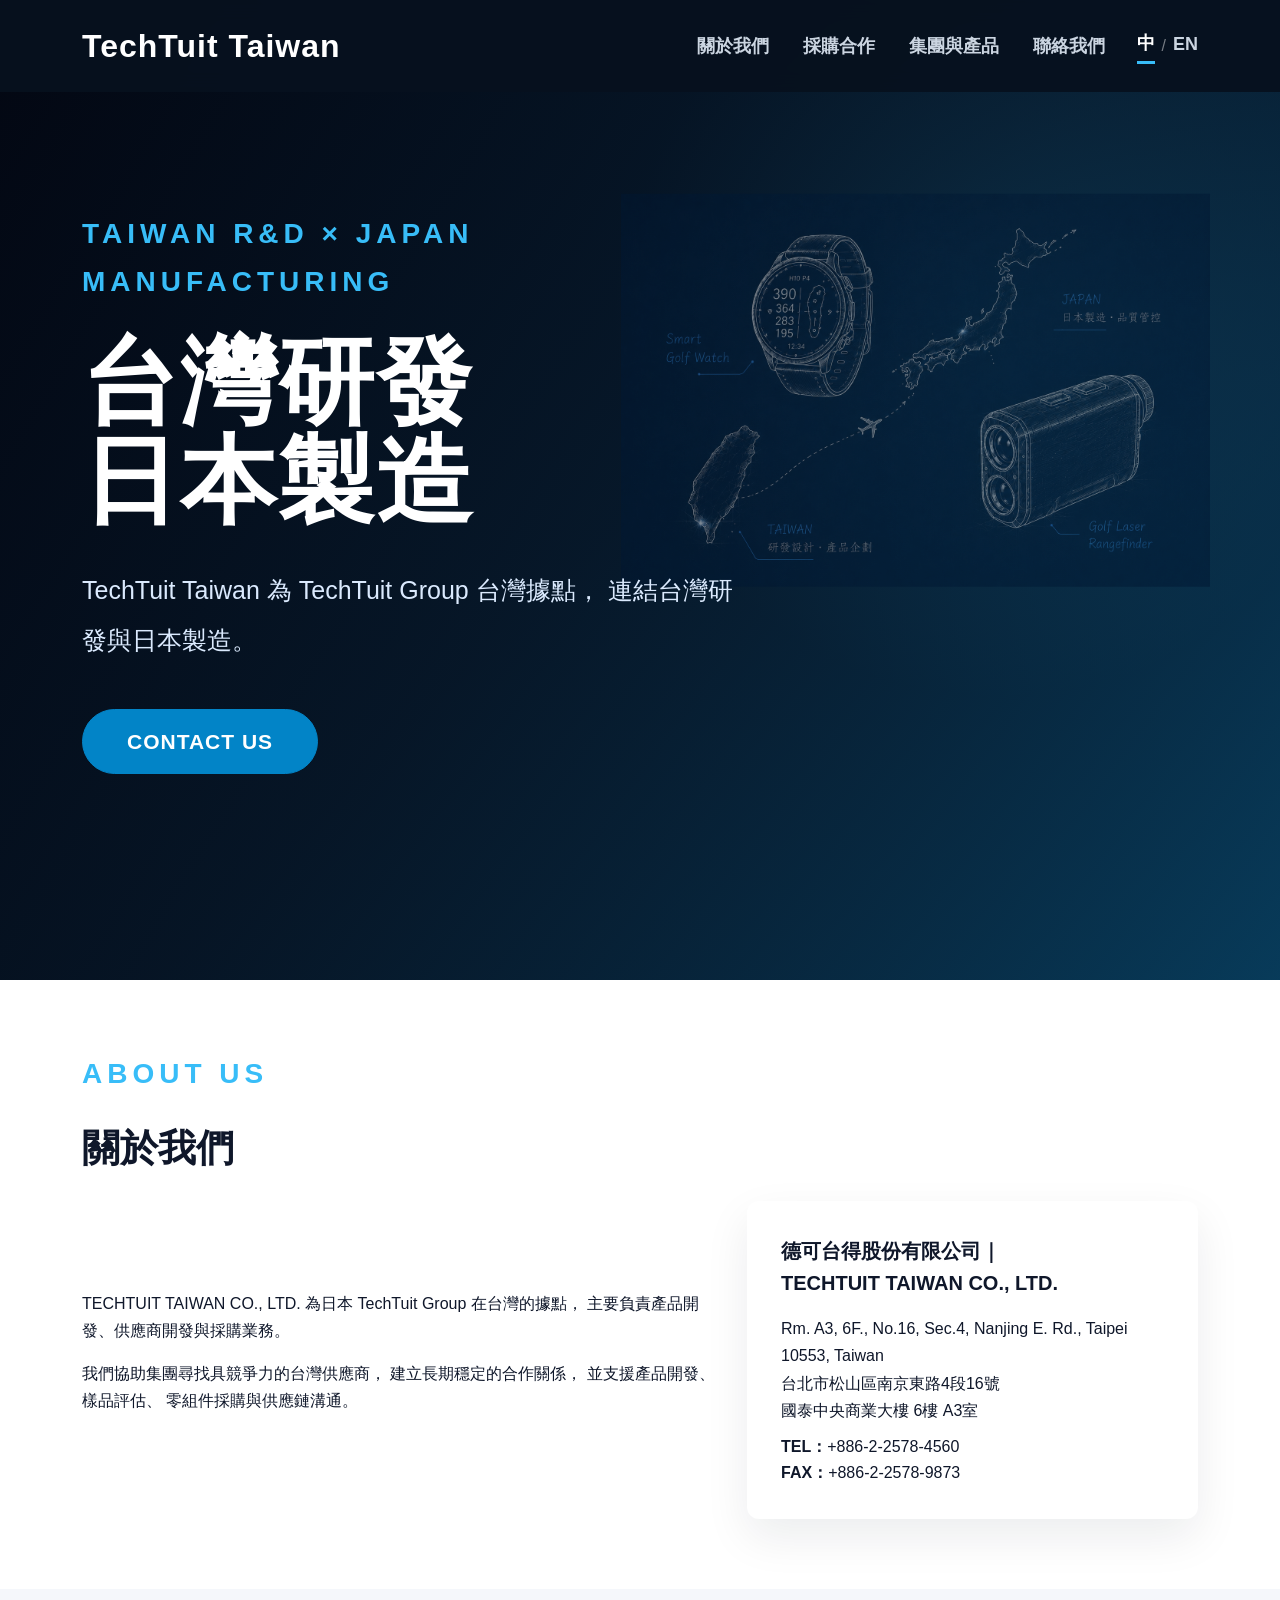
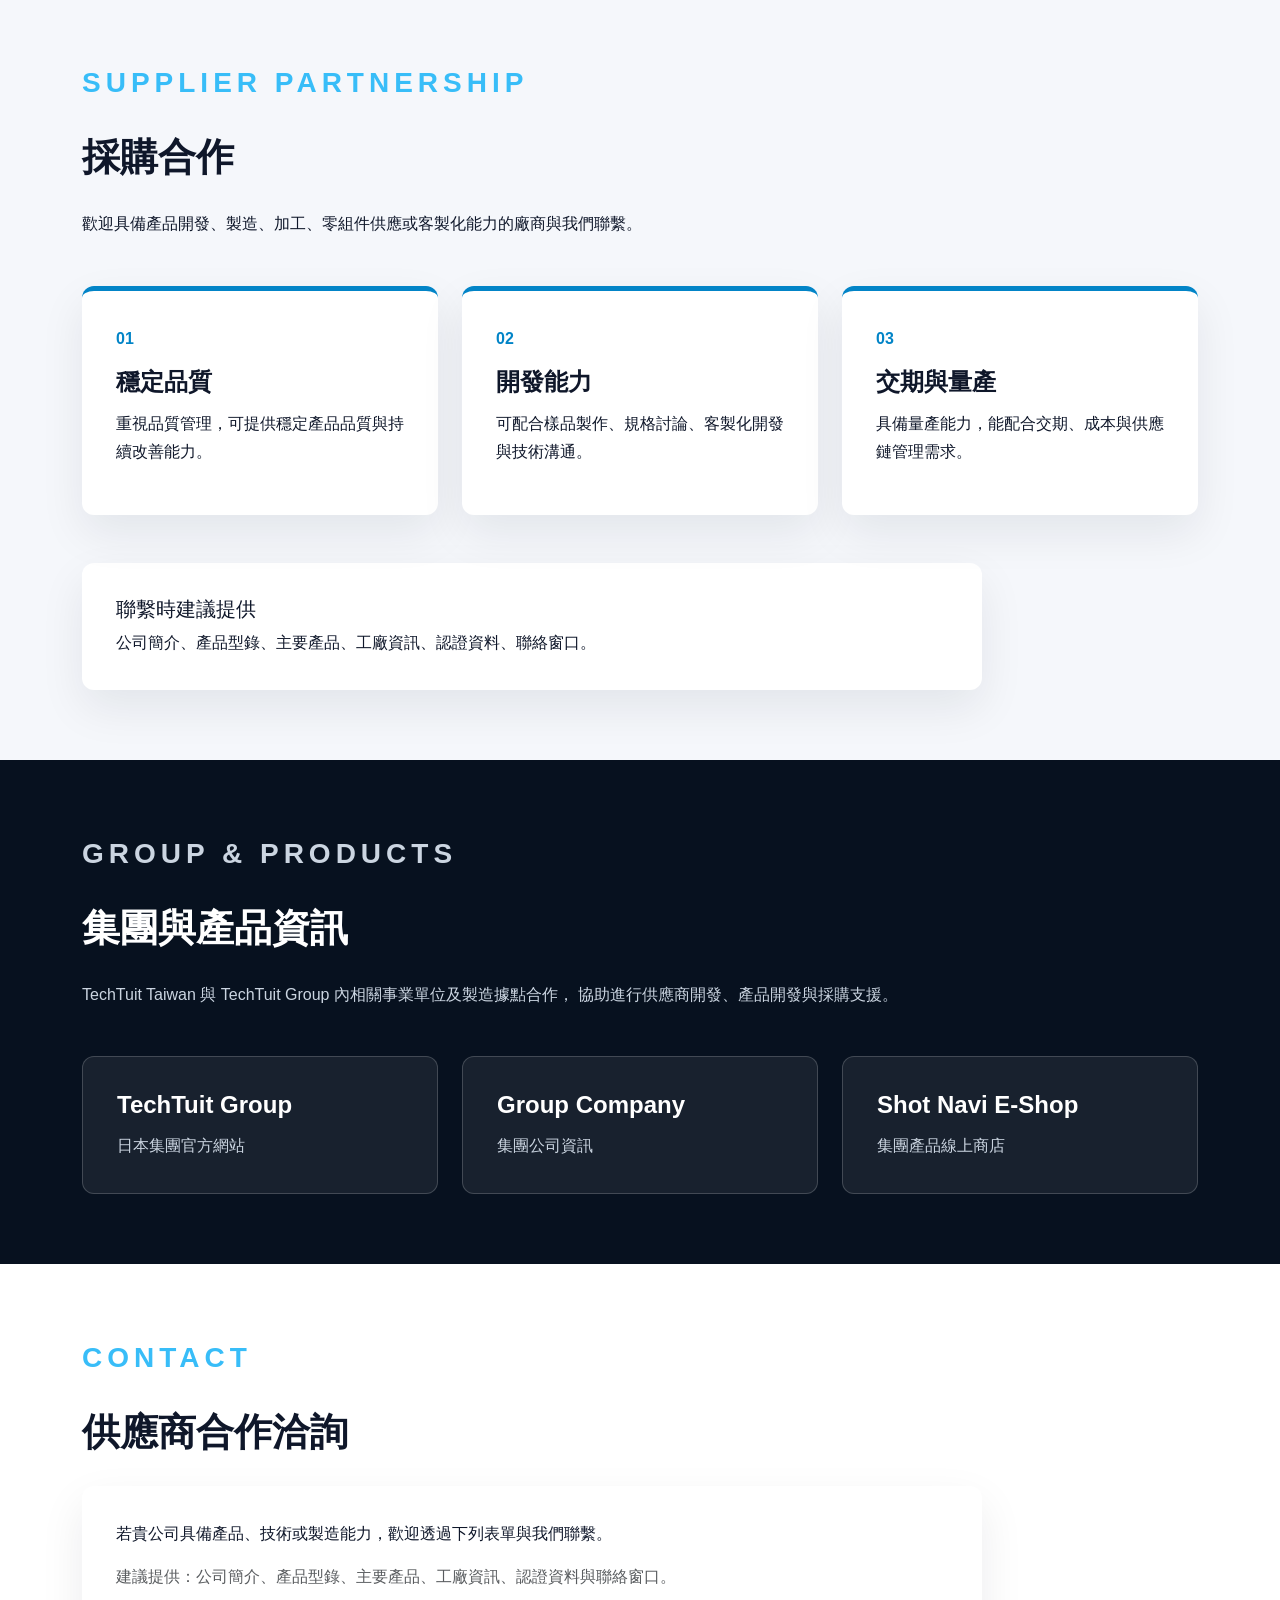
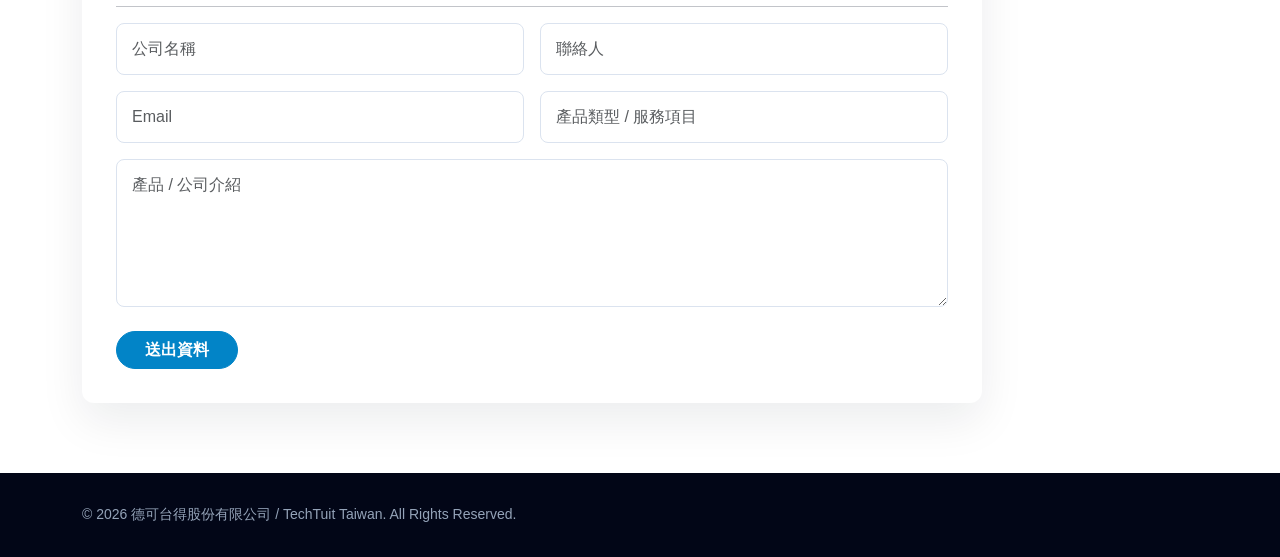
<file: index.html>
<!doctype html>
<html lang="zh-Hant">
<head>
  <meta charset="utf-8">
  <meta name="viewport" content="width=device-width, initial-scale=1">
  <title>TechTuit Taiwan 德可台得股份有限公司｜Taiwan R&D × Japan Manufacturing</title>
  <meta name="description" content="TechTuit Taiwan 連結台灣研發與日本製造，協助供應商開發、產品開發與採購合作。">

  <!-- SEO -->
  <link rel="canonical" href="https://www.techtuit.com.tw/">

  <link rel="alternate"
        hreflang="zh-TW"
        href="https://www.techtuit.com.tw/">

  <link rel="alternate"
        hreflang="en"
        href="https://www.techtuit.com.tw/en/">
  <!-- CSS -->
  <link href="https://cdn.jsdelivr.net/npm/bootstrap@5.3.3/dist/css/bootstrap.min.css" rel="stylesheet">
  <link href="style.css" rel="stylesheet">
<!-- Open Graph -->
<meta property="og:type" content="website">
<meta property="og:site_name" content="TechTuit Taiwan">
<meta property="og:title" content="TechTuit Taiwan 德可台得股份有限公司｜台灣研發 × 日本製造">
<meta property="og:description" content="TechTuit Taiwan 為日本 TechTuit Group 台灣據點，連結台灣研發與日本製造，協助供應商開發、產品開發與採購合作。">
<meta property="og:url" content="https://www.techtuit.com.tw/">
<meta property="og:image" content="https://www.techtuit.com.tw/images/mainDraw0.png">
<meta property="og:locale" content="zh_TW">

<!-- Organization Schema -->
<script type="application/ld+json">
{
  "@context": "https://schema.org",
  "@type": "Organization",
  "name": "TechTuit Taiwan",
  "alternateName": [
    "德可台得股份有限公司",
    "TECHTUIT TAIWAN CO., LTD."
  ],
  "url": "https://www.techtuit.com.tw/",
  "logo": "https://www.techtuit.com.tw/images/mainDraw0.png",
  "description": "TechTuit Taiwan（德可台得股份有限公司）為日本 TechTuit Group 在台灣的據點，連結台灣研發與日本製造，協助供應商開發、產品開發與採購合作。",
  "telephone": "+886-2-2578-4560",
  "faxNumber": "+886-2-2578-9873",
  "address": {
    "@type": "PostalAddress",
    "streetAddress": "Rm. A3, 6F., No.16, Sec.4, Nanjing E. Rd.",
    "addressLocality": "Songshan District",
    "addressRegion": "Taipei City",
    "postalCode": "10553",
    "addressCountry": "TW"
  },
  "parentOrganization": {
    "@type": "Organization",
    "name": "TECHTUIT CO., LTD.",
    "url": "https://www.techtuit.co.jp/"
  },
  "areaServed": [
    "Taiwan",
    "Japan"
  ],
  "knowsAbout": [
    "Supplier Development",
    "Product Development",
    "Procurement",
    "Taiwan R&D",
    "Japan Manufacturing"
  ]
}
</script>
<!-- Website Schema -->
<script type="application/ld+json">
{
  "@context": "https://schema.org",
  "@type": "WebSite",
  "name": "TechTuit Taiwan",
  "alternateName": "德可台得股份有限公司",
  "url": "https://www.techtuit.com.tw/",
  "inLanguage": "zh-TW",
  "publisher": {
    "@type": "Organization",
    "name": "TechTuit Taiwan",
    "url": "https://www.techtuit.com.tw/"
  }
}
</script>
<!-- Twitter / X Card -->
<meta name="twitter:card" content="summary_large_image">
<meta name="twitter:title" content="TechTuit Taiwan 德可台得股份有限公司｜台灣研發 × 日本製造">
<meta name="twitter:description" content="TechTuit Taiwan 為日本 TechTuit Group 台灣據點，連結台灣研發與日本製造，協助供應商開發、產品開發與採購合作。">
<meta name="twitter:image" content="https://www.techtuit.com.tw/images/mainDraw0.png">





</head>

<body>

<nav class="navbar navbar-expand-lg navbar-dark fixed-top">
  <div class="container">
    <a class="navbar-brand fw-bold" href="#top">TechTuit Taiwan</a>

    <button class="navbar-toggler" type="button" data-bs-toggle="collapse" data-bs-target="#nav" aria-controls="nav" aria-expanded="false" aria-label="Toggle navigation">
      <span class="navbar-toggler-icon"></span>
    </button>

    <div id="nav" class="collapse navbar-collapse">
      <ul class="navbar-nav ms-auto align-items-lg-center">
        <li class="nav-item"><a class="nav-link" href="#about">關於我們</a></li>
        <li class="nav-item"><a class="nav-link" href="#supplier">採購合作</a></li>
        <li class="nav-item"><a class="nav-link" href="#group">集團與產品</a></li>
        <li class="nav-item"><a class="nav-link" href="#contact">聯絡我們</a></li>
      </ul>

      <div class="lang-switch ms-lg-4 mt-3 mt-lg-0">
        <a href="index.html" class="active">中</a>
        <span>/</span>
        <a href="en/index.html">EN</a>
      </div>
    </div>
  </div>
</nav>

<header id="top" class="hero">
  <div class="container hero-wrapper">
    <div class="hero-content">
      <p class="eyebrow">TAIWAN R&amp;D × JAPAN MANUFACTURING</p>

      <h1>
        台灣研發<br>
        日本製造
      </h1>

      <p class="lead">
        TechTuit Taiwan 為 TechTuit Group 台灣據點，
        連結台灣研發與日本製造。
      </p>

      <a href="#contact" class="btn btn-primary btn-lg">
        CONTACT US
      </a>
    </div>

    <div class="hero-image">
      <img src="images/mainDraw0.png" alt="TechTuit Taiwan 台灣研發日本製造">
    </div>
  </div>
</header>

<section id="about" class="section">
  <div class="container">
    <p class="section-label">About Us</p>
    <h2>關於我們</h2>

    <div class="row align-items-center g-4">
      <div class="col-lg-7">
        <p>
          TECHTUIT TAIWAN CO., LTD. 為日本 TechTuit Group 在台灣的據點，
          主要負責產品開發、供應商開發與採購業務。
        </p>

        <p>
          我們協助集團尋找具競爭力的台灣供應商，
          建立長期穩定的合作關係，
          並支援產品開發、樣品評估、
          零組件採購與供應鏈溝通。
        </p>
      </div>

      <div class="col-lg-5">
        <div class="info-card">
          <h5>
            德可台得股份有限公司｜<br>
            TECHTUIT TAIWAN CO., LTD.
          </h5>

          <p class="address-info">
            Rm. A3, 6F., No.16, Sec.4, Nanjing E. Rd., Taipei 10553, Taiwan<br>
            台北市松山區南京東路4段16號<br>
            國泰中央商業大樓 6樓 A3室
          </p>

          <p class="contact-info">
            <strong>TEL：</strong>+886-2-2578-4560<br>
            <strong>FAX：</strong>+886-2-2578-9873
          </p>
        </div>
      </div>
    </div>
  </div>
</section>

<section id="supplier" class="section section-light">
  <div class="container">
    <p class="section-label">Supplier Partnership</p>
    <h2>採購合作</h2>

    <p class="mb-5">
      歡迎具備產品開發、製造、加工、零組件供應或客製化能力的廠商與我們聯繫。
    </p>

    <div class="row g-4">
      <div class="col-md-4">
        <div class="card-box">
          <span>01</span>
          <h4>穩定品質</h4>
          <p>重視品質管理，可提供穩定產品品質與持續改善能力。</p>
        </div>
      </div>

      <div class="col-md-4">
        <div class="card-box">
          <span>02</span>
          <h4>開發能力</h4>
          <p>可配合樣品製作、規格討論、客製化開發與技術溝通。</p>
        </div>
      </div>

      <div class="col-md-4">
        <div class="card-box">
          <span>03</span>
          <h4>交期與量產</h4>
          <p>具備量產能力，能配合交期、成本與供應鏈管理需求。</p>
        </div>
      </div>
    </div>

    <div class="contact-box mt-5">
      <h5>聯繫時建議提供</h5>
      <p class="mb-0">公司簡介、產品型錄、主要產品、工廠資訊、認證資料、聯絡窗口。</p>
    </div>
  </div>
</section>

<section id="group" class="section section-dark">
  <div class="container">
    <p class="section-label">Group & Products</p>
    <h2>集團與產品資訊</h2>

    <p>
      TechTuit Taiwan 與 TechTuit Group 內相關事業單位及製造據點合作，
      協助進行供應商開發、產品開發與採購支援。
    </p>

    <div class="row g-4 mt-4">
      <div class="col-md-4">
        <a class="link-card" href="https://www.techtuit.co.jp/" target="_blank" rel="noopener">
          <h4>TechTuit Group</h4>
          <p>日本集團官方網站</p>
        </a>
      </div>

      <div class="col-md-4">
        <a class="link-card" href="https://www.techtuit.co.jp/abouttechtuit/group/" target="_blank" rel="noopener">
          <h4>Group Company</h4>
          <p>集團公司資訊</p>
        </a>
      </div>

      <div class="col-md-4">
        <a class="link-card" href="https://online-shop.shotnavi.jp/" target="_blank" rel="noopener">
          <h4>Shot Navi E-Shop</h4>
          <p>集團產品線上商店</p>
        </a>
      </div>
    </div>
  </div>
</section>

<section id="contact" class="section">
  <div class="container">
    <p class="section-label">Contact</p>
    <h2>供應商合作洽詢</h2>

    <div class="contact-box">
      <p>
        若貴公司具備產品、技術或製造能力，歡迎透過下列表單與我們聯繫<!--，
        或直接寄信至 <strong>yana@techtuit.com.tw</strong>-->。
      </p>

      <p class="text-muted">
        建議提供：公司簡介、產品型錄、主要產品、工廠資訊、認證資料與聯絡窗口。
      </p>

      <hr>

      <form action="https://formspree.io/f/mykaawgk" method="POST">
        <div class="row g-3">
          <div class="col-md-6">
            <input type="text" name="company" class="form-control" placeholder="公司名稱" required>
          </div>

          <div class="col-md-6">
            <input type="text" name="name" class="form-control" placeholder="聯絡人" required>
          </div>

          <div class="col-md-6">
            <input type="email" name="email" class="form-control" placeholder="Email" required>
          </div>

          <div class="col-md-6">
            <input type="text" name="product" class="form-control" placeholder="產品類型 / 服務項目">
          </div>

          <div class="col-12">
            <textarea name="message" class="form-control" rows="5" placeholder="產品 / 公司介紹"></textarea>
          </div>
        </div>

        <input type="hidden" name="_subject" value="Supplier Contact - TechTuit Taiwan">
        <button type="submit" class="btn btn-primary mt-4">送出資料</button>
      </form>
    </div>
  </div>
</section>

<footer>
  <div class="container">
    © 2026 德可台得股份有限公司 / TechTuit Taiwan. All Rights Reserved.
  </div>
</footer>

<button id="topBtn" aria-label="Back to top">↑</button>

<script src="https://cdn.jsdelivr.net/npm/bootstrap@5.3.3/dist/js/bootstrap.bundle.min.js"></script>
<script src="main.js"></script>

</body>
</html>
</file>
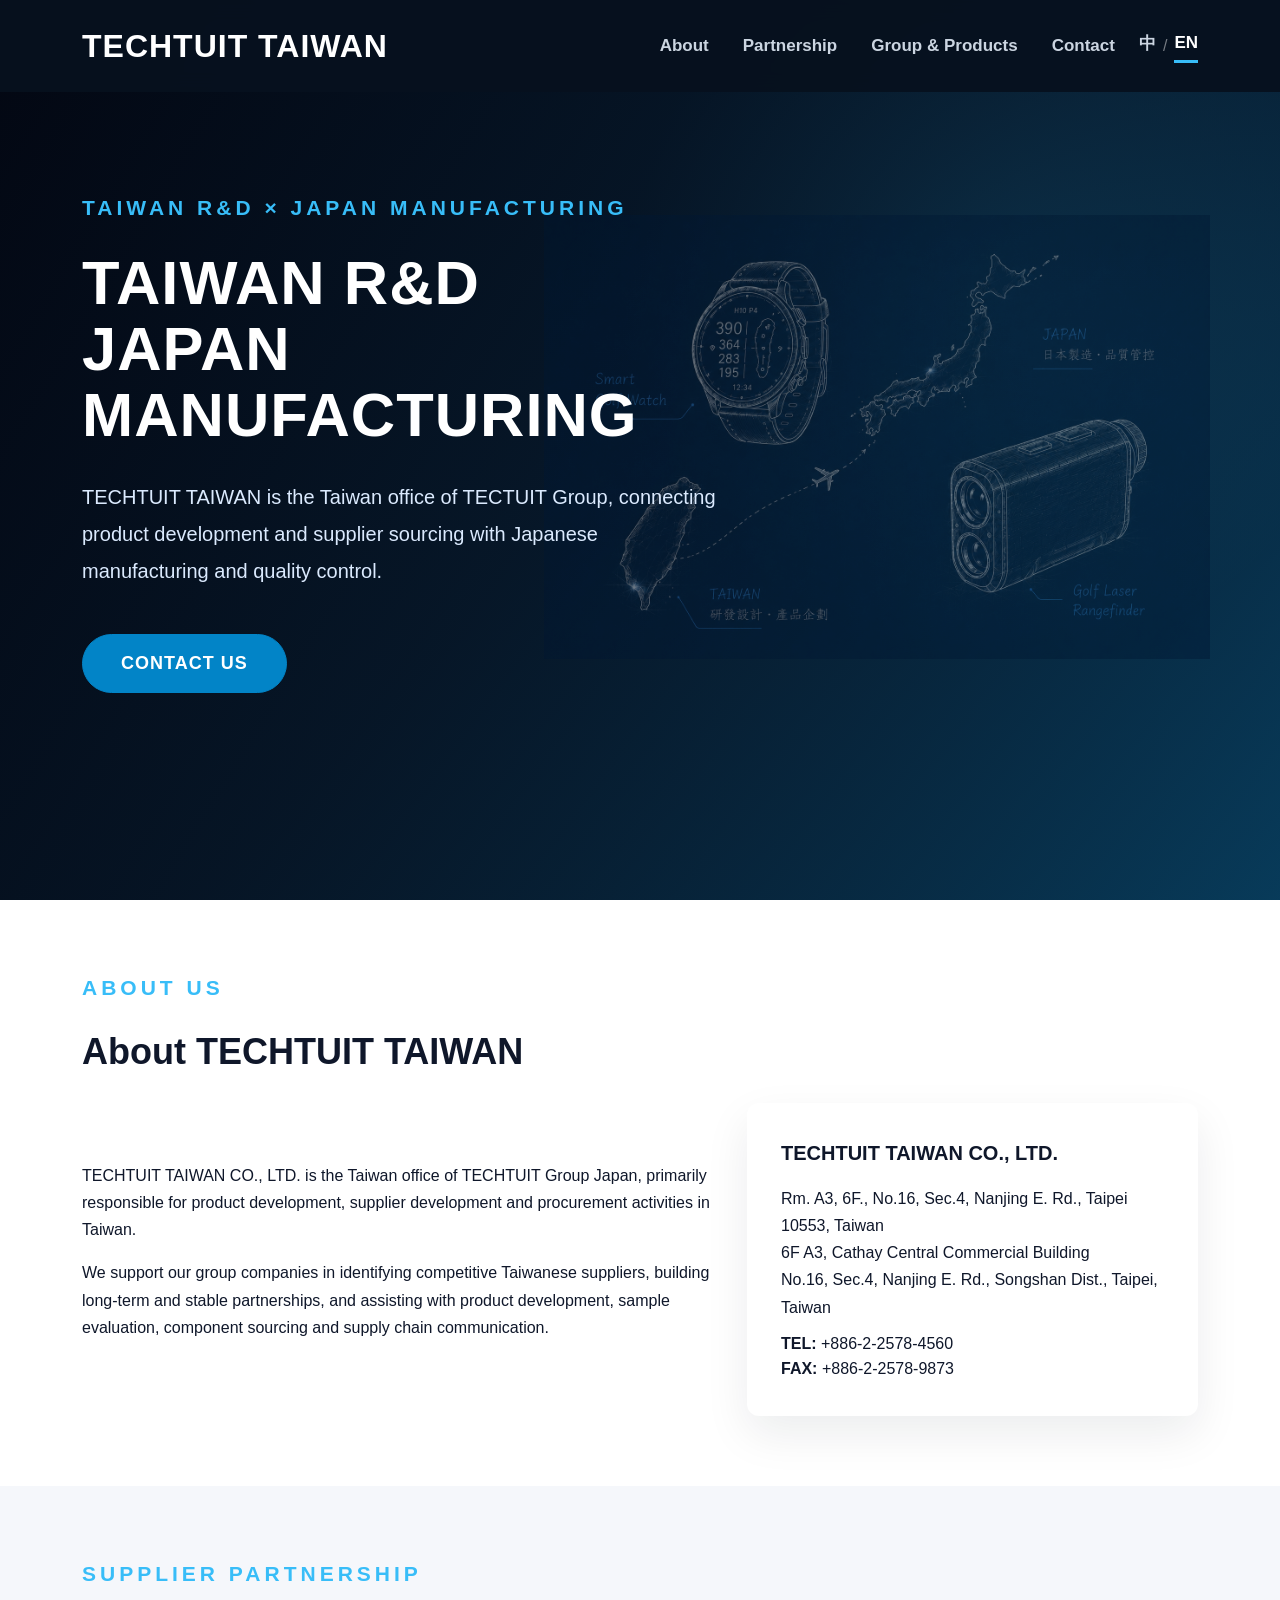
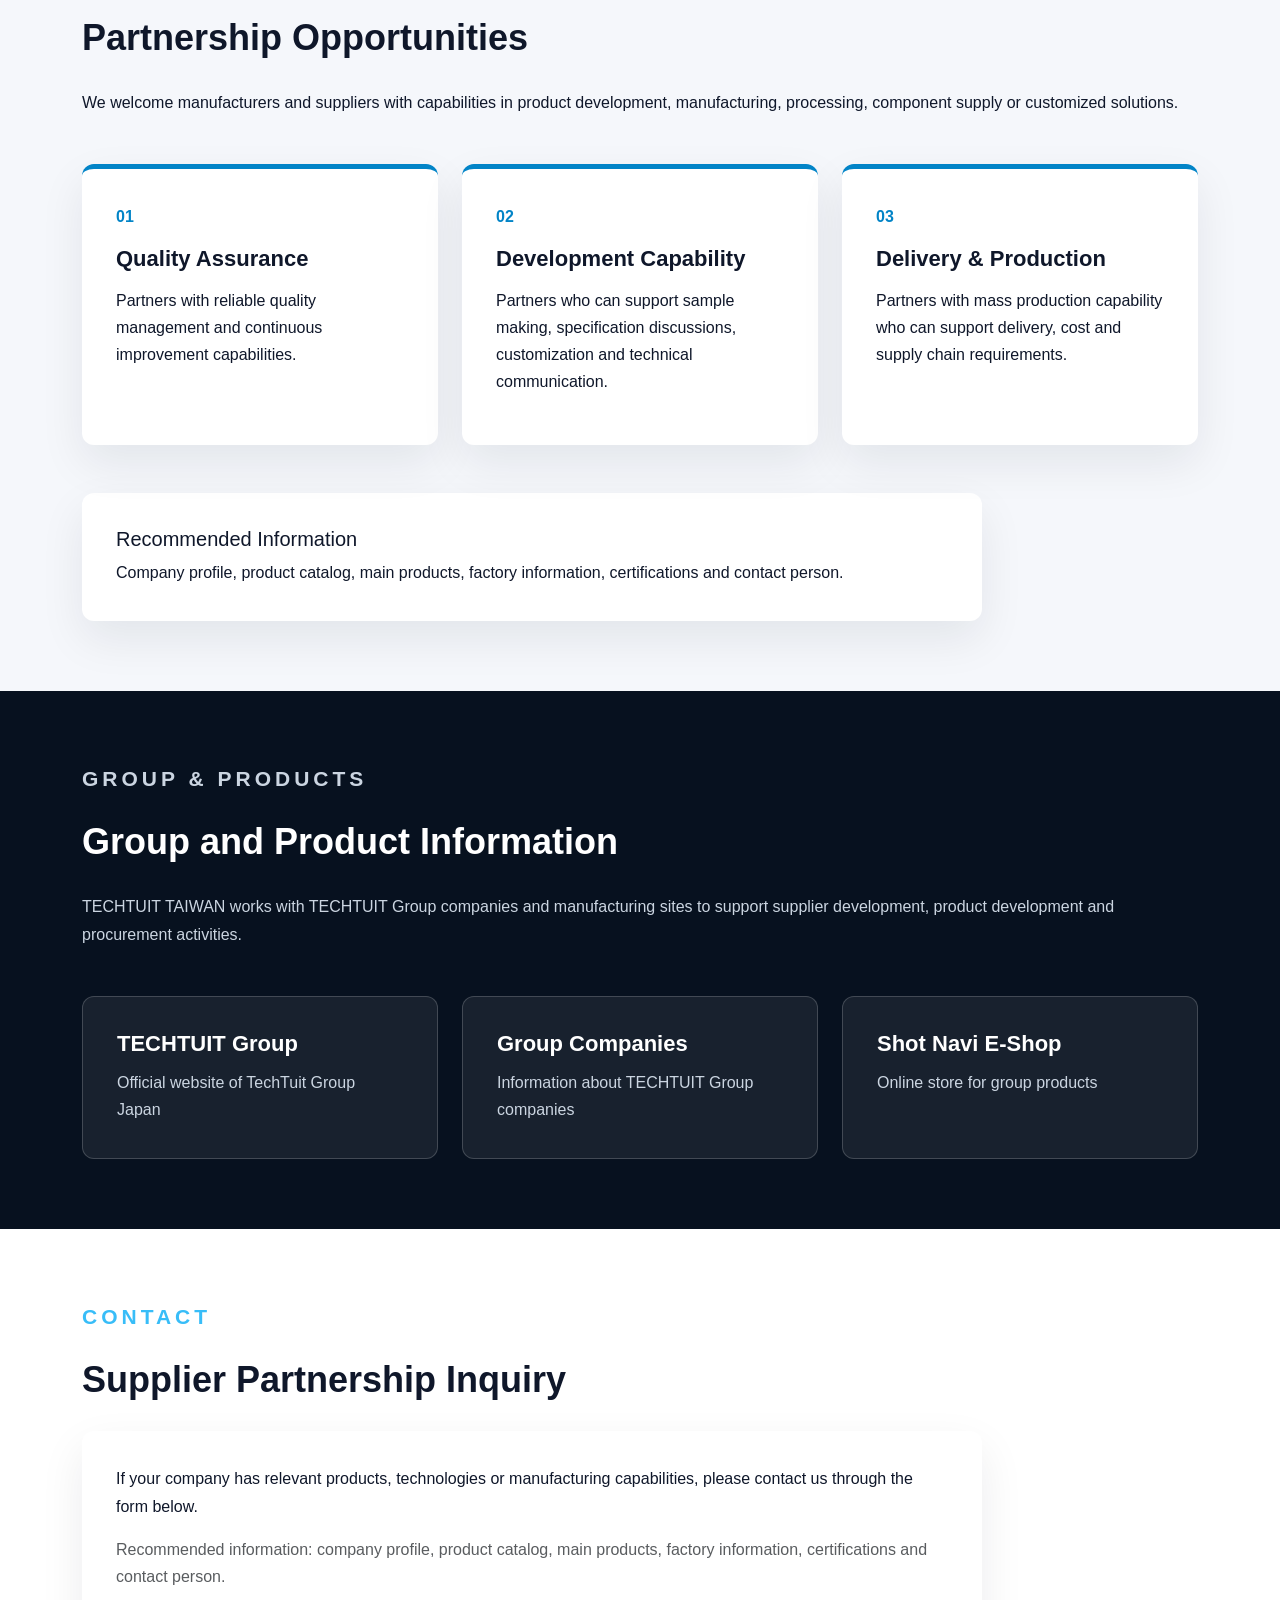
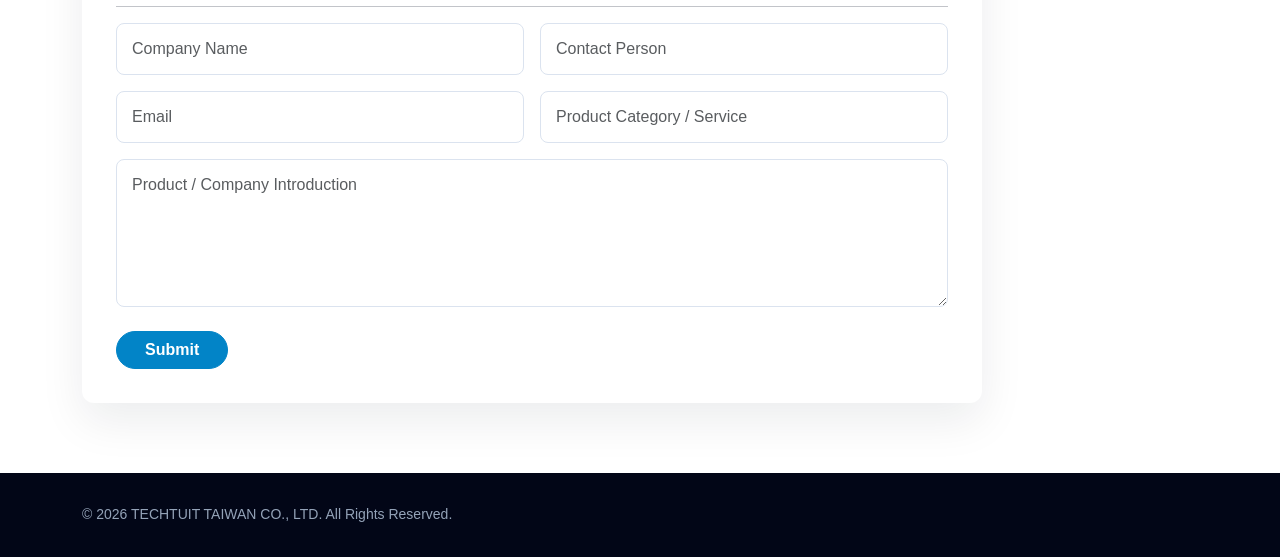
<file: en/index.html>
<!doctype html>
<html lang="en">
<head>
  <meta charset="utf-8">
  <meta name="viewport" content="width=device-width, initial-scale=1">
  <title>TECHTUIT TAIWAN 德可台得股份有限公司｜Taiwan R&D × Japan Manufacturing</title>
  <meta name="description" content="TechTuit Taiwan connects Taiwan product development and supplier sourcing with Japanese manufacturing and quality control.">

  <link href="https://cdn.jsdelivr.net/npm/bootstrap@5.3.3/dist/css/bootstrap.min.css" rel="stylesheet">
  <link href="../style2_english.css" rel="stylesheet">
  <!-- SEO -->
  <link rel="canonical" href="https://www.techtuit.com.tw/en/">

  <link rel="alternate"
        hreflang="zh-TW"
        href="https://www.techtuit.com.tw/">

  <link rel="alternate"
        hreflang="en"
        href="https://www.techtuit.com.tw/en/">

<!-- Open Graph -->
  <meta property="og:type" content="website">
  <meta property="og:site_name" content="TechTuit Taiwan">
  <meta property="og:title" content="TechTuit Taiwan | Taiwan R&D × Japan Manufacturing">
  <meta property="og:description" content="TechTuit Taiwan connects Taiwan product development and supplier sourcing with Japanese manufacturing and quality control.">
  <meta property="og:url" content="https://www.techtuit.com.tw/en/">
  <meta property="og:image" content="https://www.techtuit.com.tw/images/mainDraw0.png">
  <meta property="og:locale" content="en_US">
<!-- Organization Schema -->
<script type="application/ld+json">
{
  "@context": "https://schema.org",
  "@type": "Organization",
  "name": "TechTuit Taiwan",
  "alternateName": [
    "TECHTUIT TAIWAN CO., LTD.",
    "德可台得股份有限公司"
  ],
  "url": "https://www.techtuit.com.tw/en/",
  "logo": "https://www.techtuit.com.tw/images/mainDraw0.png",
  "description": "TechTuit Taiwan is the Taiwan office of TechTuit Group in Japan, connecting Taiwan product development with Japanese manufacturing. We support supplier sourcing, product development, procurement, and supply chain collaboration.",
  "telephone": "+886-2-2578-4560",
  "faxNumber": "+886-2-2578-9873",
  "address": {
    "@type": "PostalAddress",
    "streetAddress": "Rm. A3, 6F., No.16, Sec.4, Nanjing E. Rd.",
    "addressLocality": "Songshan District",
    "addressRegion": "Taipei City",
    "postalCode": "10553",
    "addressCountry": "TW"
  },
  "parentOrganization": {
    "@type": "Organization",
    "name": "TECHTUIT CO., LTD.",
    "url": "https://www.techtuit.co.jp/"
  },
  "areaServed": [
    "Taiwan",
    "Japan",
    "Global"
  ],
  "knowsAbout": [
    "Supplier Development",
    "Supplier Sourcing",
    "Product Development",
    "Procurement",
    "OEM",
    "ODM",
    "Taiwan Manufacturing",
    "Japan Manufacturing",
    "Supply Chain Management"
  ]
}
</script>
<!-- Website Schema -->
<script type="application/ld+json">
{
  "@context": "https://schema.org",
  "@type": "WebSite",
  "name": "TechTuit Taiwan",
  "alternateName": "TECHTUIT TAIWAN CO., LTD.",
  "url": "https://www.techtuit.com.tw/en/",
  "inLanguage": "en",
  "publisher": {
    "@type": "Organization",
    "name": "TechTuit Taiwan",
    "url": "https://www.techtuit.com.tw/"
  }
}
</script>
</head>

<body>

<nav class="navbar navbar-expand-lg navbar-dark fixed-top">
  <div class="container">
    <a class="navbar-brand fw-bold" href="../index.html">TECHTUIT TAIWAN</a>

    <button class="navbar-toggler" type="button" data-bs-toggle="collapse" data-bs-target="#nav" aria-controls="nav" aria-expanded="false" aria-label="Toggle navigation">
      <span class="navbar-toggler-icon"></span>
    </button>

    <div id="nav" class="collapse navbar-collapse">
      <ul class="navbar-nav ms-auto">
        <li class="nav-item"><a class="nav-link" href="#about">About</a></li>
        <li class="nav-item"><a class="nav-link" href="#supplier">Partnership</a></li>
        <li class="nav-item"><a class="nav-link" href="#group">Group &amp; Products</a></li>
        <li class="nav-item"><a class="nav-link" href="#contact">Contact</a></li>
      </ul>

      <div class="lang-switch ms-lg-3 mt-3 mt-lg-0">
        <a href="../index.html">中</a>
        <span>/</span>
        <a href="index.html" class="active">EN</a>
      </div>
    </div>
  </div>
</nav>

<header class="hero">
  <div class="container hero-wrapper">

    <div class="hero-content">
      <p class="eyebrow">TAIWAN R&amp;D × JAPAN MANUFACTURING</p>

      <h1>
        TAIWAN R&amp;D<br>
        JAPAN MANUFACTURING
      </h1>

      <p class="lead">
        TECHTUIT TAIWAN is the Taiwan office of TECTUIT Group,
        connecting product development and supplier sourcing
        with Japanese manufacturing and quality control.
      </p>

      <a href="#contact" class="btn btn-primary">
        CONTACT US
      </a>
    </div>

    <div class="hero-image">
      <img src="../images/mainDraw0.png" alt="Taiwan R&D and Japan Manufacturing">
    </div>

  </div>
</header>

<section id="about" class="section">
  <div class="container">

    <p class="section-label">About Us</p>
    <h2>About TECHTUIT TAIWAN</h2>

    <div class="row align-items-center g-4">

      <div class="col-lg-7">
        <p>
          TECHTUIT TAIWAN CO., LTD. is the Taiwan office of TECHTUIT Group Japan,
          primarily responsible for product development, supplier development
          and procurement activities in Taiwan.
        </p>

        <p>
          We support our group companies in identifying competitive Taiwanese suppliers,
          building long-term and stable partnerships, and assisting with product development,
          sample evaluation, component sourcing and supply chain communication.
        </p>
      </div>

      <div class="col-lg-5">
        <div class="info-card">

          <h5>
            TECHTUIT TAIWAN CO., LTD.
          </h5>

          <p class="address-info">
            Rm. A3, 6F., No.16, Sec.4, Nanjing E. Rd., Taipei 10553, Taiwan<br>
            6F A3, Cathay Central Commercial Building<br>
            No.16, Sec.4, Nanjing E. Rd., Songshan Dist., Taipei, Taiwan
          </p>

          <p class="contact-info">
            <strong>TEL:</strong> +886-2-2578-4560<br>
            <strong>FAX:</strong> +886-2-2578-9873
          </p>

        </div>
      </div>

    </div>
  </div>
</section>

<section id="supplier" class="section section-light">
  <div class="container">
    <p class="section-label">Supplier Partnership</p>
    <h2>Partnership Opportunities</h2>

    <p class="mb-5">
      We welcome manufacturers and suppliers with capabilities in product development,
      manufacturing, processing, component supply or customized solutions.
    </p>

    <div class="row g-4">
      <div class="col-md-4">
        <div class="card-box">
          <span>01</span>
          <h4>Quality Assurance</h4>
          <p>Partners with reliable quality management and continuous improvement capabilities.</p>
        </div>
      </div>

      <div class="col-md-4">
        <div class="card-box">
          <span>02</span>
          <h4>Development Capability</h4>
          <p>Partners who can support sample making, specification discussions, customization and technical communication.</p>
        </div>
      </div>

      <div class="col-md-4">
        <div class="card-box">
          <span>03</span>
          <h4>Delivery &amp; Production</h4>
          <p>Partners with mass production capability who can support delivery, cost and supply chain requirements.</p>
        </div>
      </div>
    </div>

    <div class="contact-box mt-5">
      <h5>Recommended Information</h5>
      <p class="mb-0">Company profile, product catalog, main products, factory information, certifications and contact person.</p>
    </div>
  </div>
</section>

<section id="group" class="section section-dark">
  <div class="container">
    <p class="section-label">Group &amp; Products</p>
    <h2>Group and Product Information</h2>

    <p>
      TECHTUIT TAIWAN works with TECHTUIT Group companies and manufacturing sites
      to support supplier development, product development and procurement activities.
    </p>

    <div class="row g-4 mt-4">
      <div class="col-md-4">
        <a class="link-card" href="https://www.techtuit.co.jp/" target="_blank" rel="noopener">
          <h4>TECHTUIT Group</h4>
          <p>Official website of TechTuit Group Japan</p>
        </a>
      </div>

      <div class="col-md-4">
        <a class="link-card" href="https://www.techtuit.co.jp/abouttechtuit/group/" target="_blank" rel="noopener">
          <h4>Group Companies</h4>
          <p>Information about TECHTUIT Group companies</p>
        </a>
      </div>

      <div class="col-md-4">
        <a class="link-card" href="https://online-shop.shotnavi.jp/" target="_blank" rel="noopener">
          <h4>Shot Navi E-Shop</h4>
          <p>Online store for group products</p>
        </a>
      </div>
    </div>
  </div>
</section>

<section id="contact" class="section">
  <div class="container">
    <p class="section-label">Contact</p>
    <h2>Supplier Partnership Inquiry</h2>

    <div class="contact-box">
      <p>
        If your company has relevant products, technologies or manufacturing capabilities,
        please contact us through the form below<!-- or email us directly at
        <strong>yana@techtuit.com.tw</strong>-->.
      </p>

      <p class="text-muted">
        Recommended information: company profile, product catalog, main products,
        factory information, certifications and contact person.
      </p>

      <hr>

      <form action="https://formspree.io/f/mykaawgk" method="POST">
        <div class="row g-3">
          <div class="col-md-6">
            <input type="text" name="company" class="form-control" placeholder="Company Name" required>
          </div>

          <div class="col-md-6">
            <input type="text" name="name" class="form-control" placeholder="Contact Person" required>
          </div>

          <div class="col-md-6">
            <input type="email" name="email" class="form-control" placeholder="Email" required>
          </div>

          <div class="col-md-6">
            <input type="text" name="product" class="form-control" placeholder="Product Category / Service">
          </div>

          <div class="col-12">
            <textarea name="message" class="form-control" rows="5" placeholder="Product / Company Introduction"></textarea>
          </div>
        </div>

        <input type="hidden" name="_subject" value="Supplier Contact - TechTuit Taiwan EN">

        <button type="submit" class="btn btn-primary mt-4">Submit</button>
      </form>
    </div>
  </div>
</section>

<footer>
  <div class="container">
    © 2026 TECHTUIT TAIWAN CO., LTD. All Rights Reserved.
  </div>
</footer>

<button id="topBtn">↑</button>

<script src="https://cdn.jsdelivr.net/npm/bootstrap@5.3.3/dist/js/bootstrap.bundle.min.js"></script>
<script src="../main.js"></script>

</body>
</html>
</file>
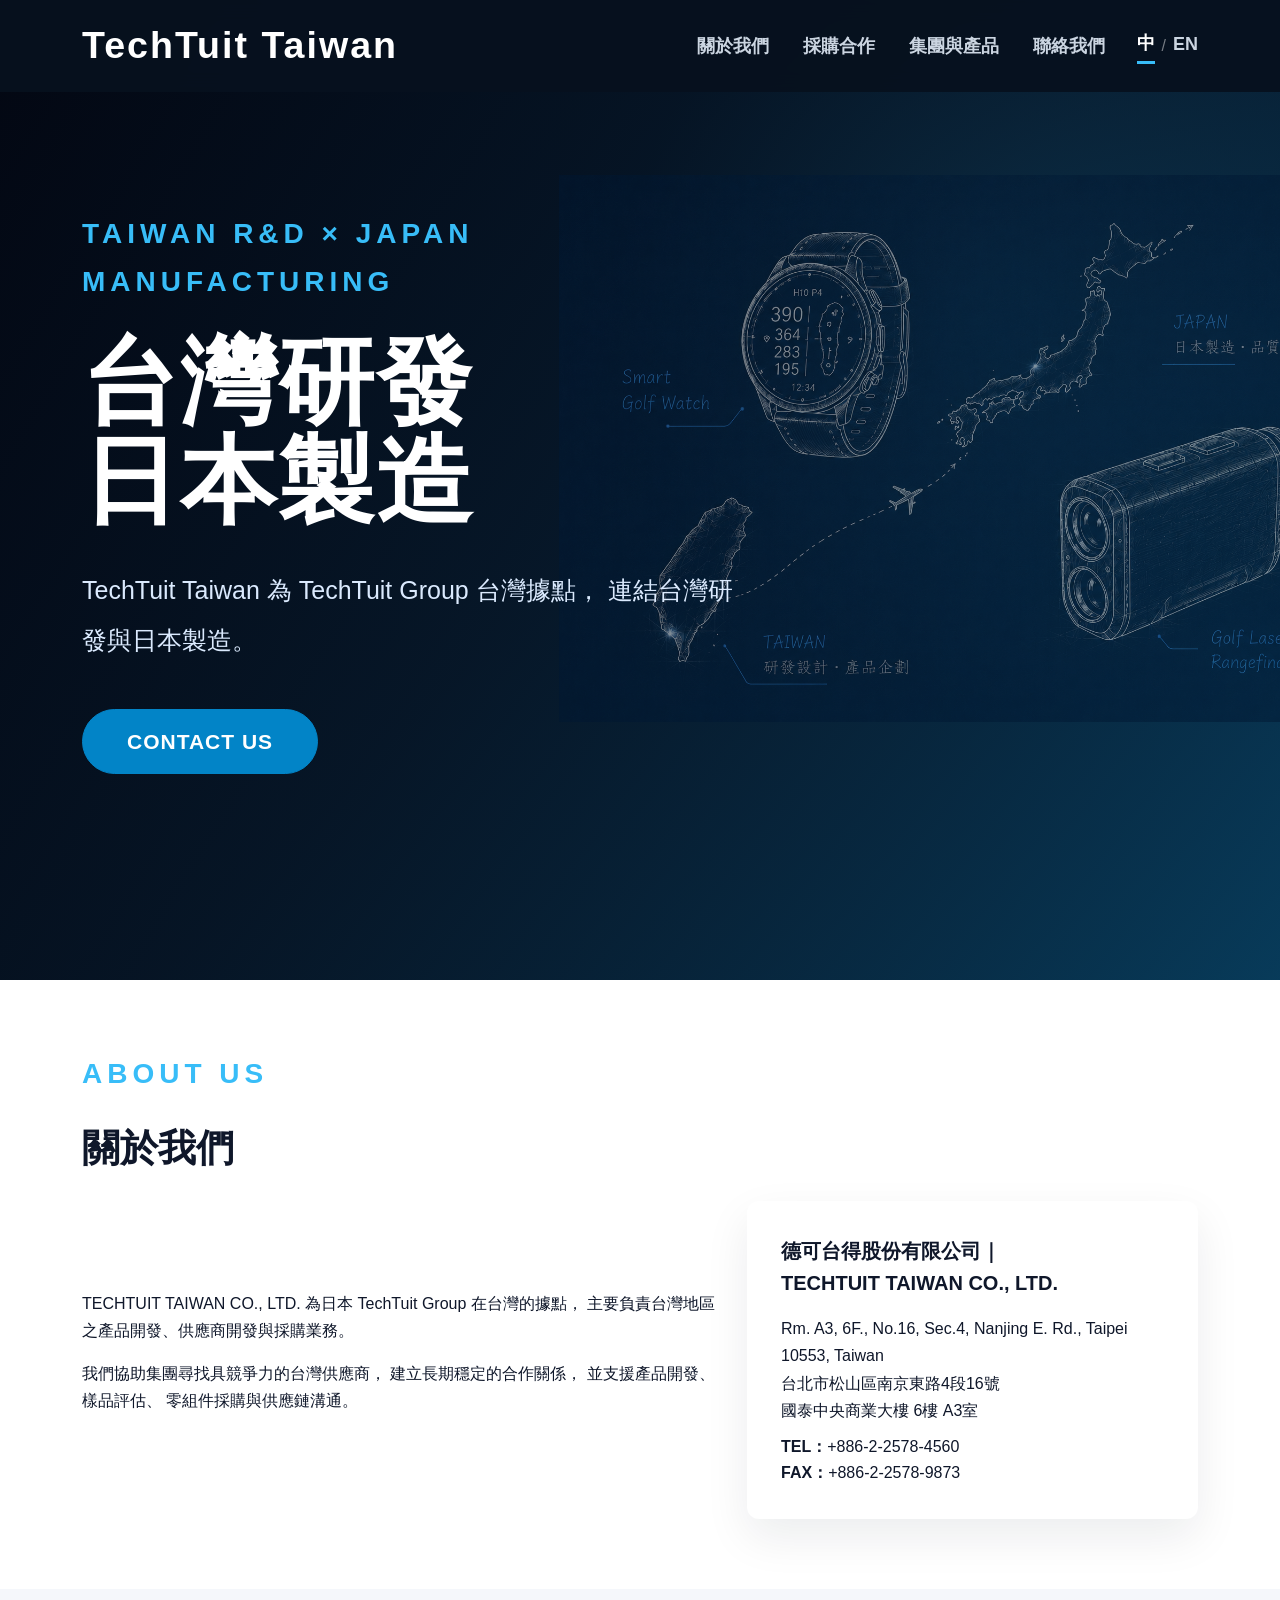
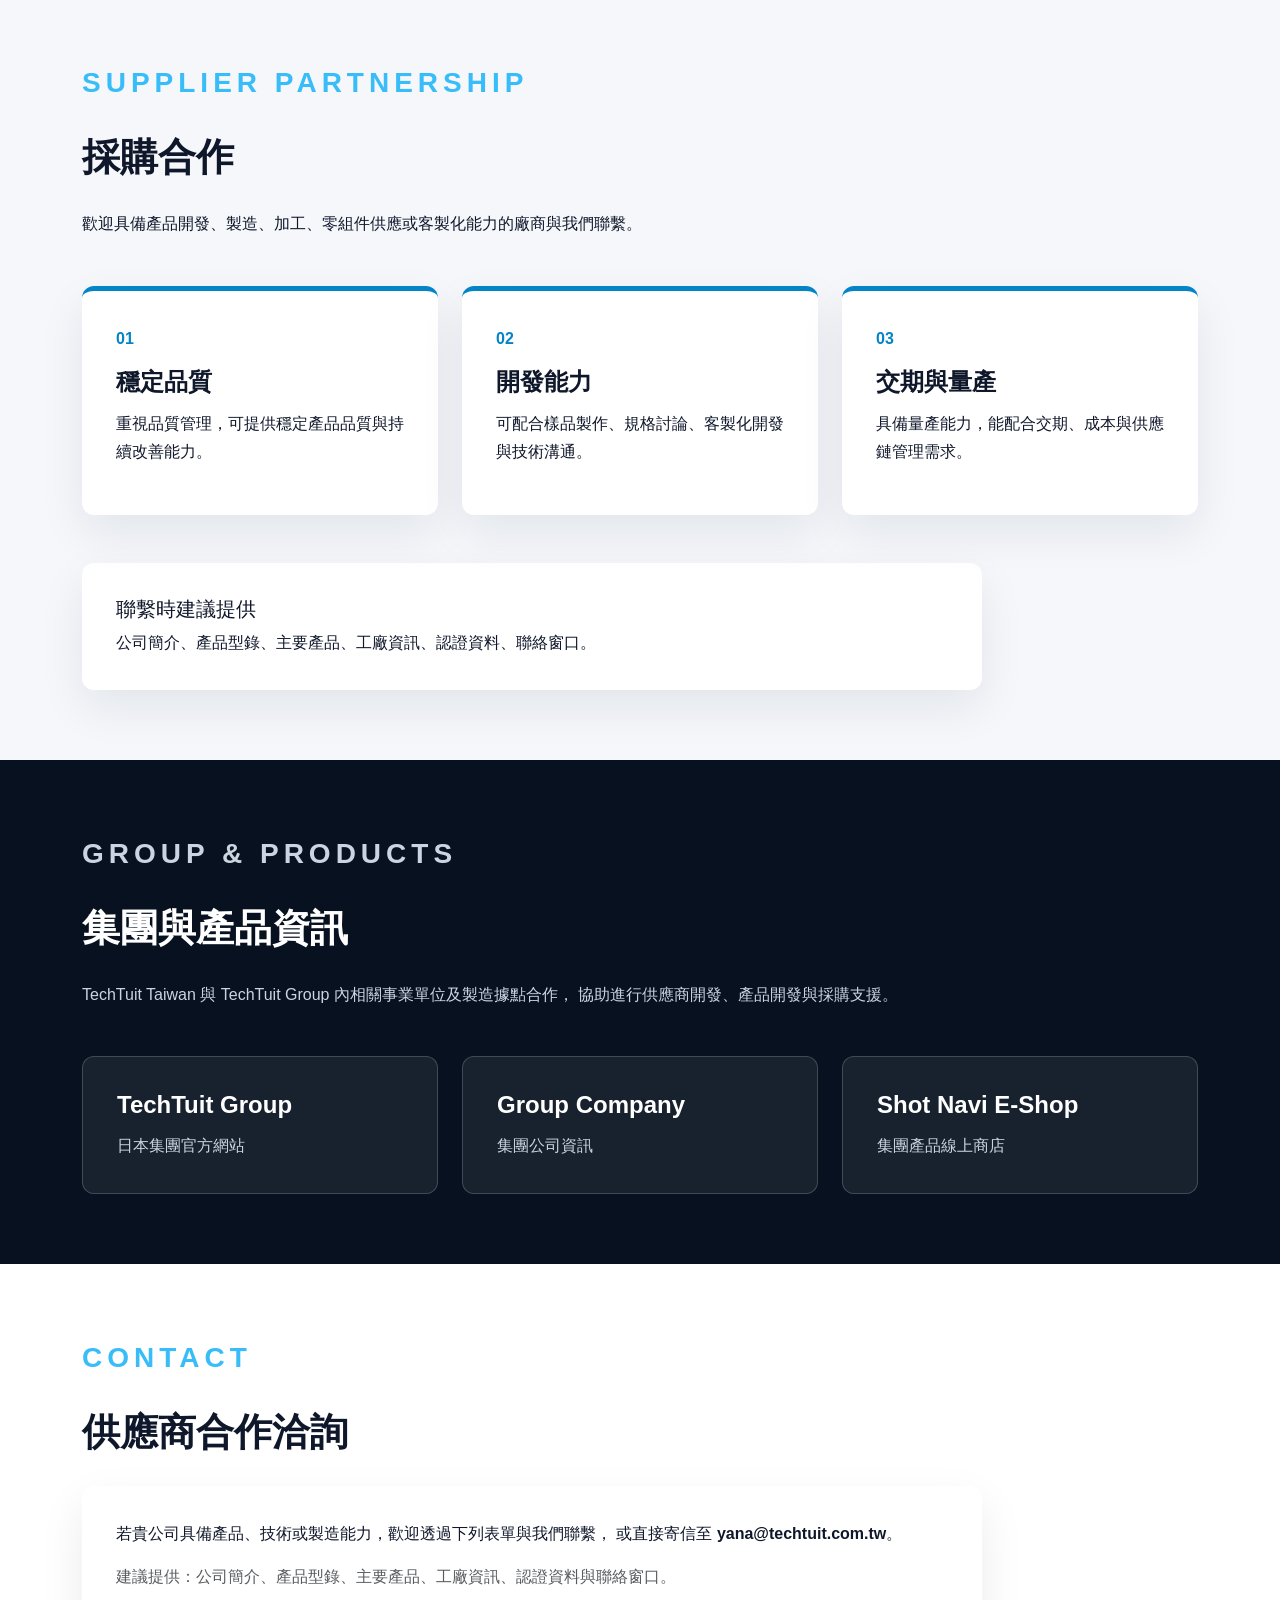
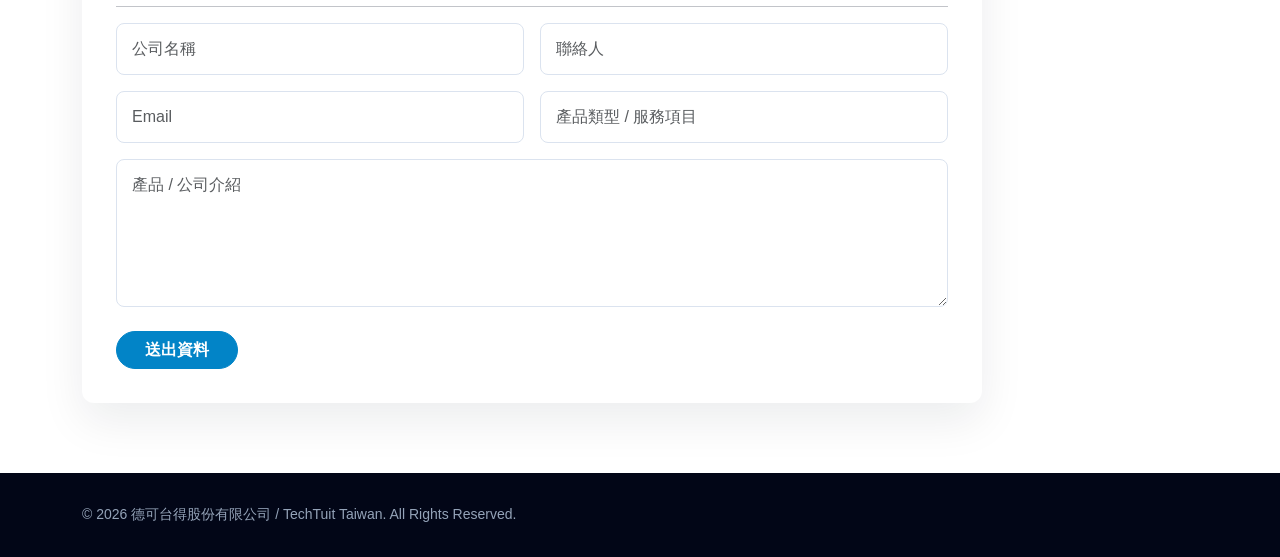
<file: WEBSITE3/index.html>
<!doctype html>
<html lang="zh-Hant">
<head>
  <meta charset="utf-8">
  <meta name="viewport" content="width=device-width, initial-scale=1">
  <title>德可台得股份有限公司｜TECHTUIT TAIWAN CO., LTD.</title>
  <meta name="description" content="TechTuit Taiwan 連結台灣研發與日本製造，協助供應商開發、產品開發與採購合作。">

  <link href="https://cdn.jsdelivr.net/npm/bootstrap@5.3.3/dist/css/bootstrap.min.css" rel="stylesheet">
  <link href="style.css" rel="stylesheet">
</head>

<body>

<nav class="navbar navbar-expand-lg navbar-dark fixed-top">
  <div class="container">
    <a class="navbar-brand fw-bold" href="#top">TechTuit Taiwan</a>

    <button class="navbar-toggler" type="button" data-bs-toggle="collapse" data-bs-target="#nav" aria-controls="nav" aria-expanded="false" aria-label="Toggle navigation">
      <span class="navbar-toggler-icon"></span>
    </button>

    <div id="nav" class="collapse navbar-collapse">
      <ul class="navbar-nav ms-auto align-items-lg-center">
        <li class="nav-item"><a class="nav-link" href="#about">關於我們</a></li>
        <li class="nav-item"><a class="nav-link" href="#supplier">採購合作</a></li>
        <li class="nav-item"><a class="nav-link" href="#group">集團與產品</a></li>
        <li class="nav-item"><a class="nav-link" href="#contact">聯絡我們</a></li>
      </ul>

      <div class="lang-switch ms-lg-4 mt-3 mt-lg-0">
        <a href="index.html" class="active">中</a>
        <span>/</span>
        <a href="en/index.html">EN</a>
      </div>
    </div>
  </div>
</nav>

<header id="top" class="hero">
  <div class="container hero-wrapper">
    <div class="hero-content">
      <p class="eyebrow">TAIWAN R&amp;D × JAPAN MANUFACTURING</p>

      <h1>
        台灣研發<br>
        日本製造
      </h1>

      <p class="lead">
        TechTuit Taiwan 為 TechTuit Group 台灣據點，
        連結台灣研發與日本製造。
      </p>

      <a href="#contact" class="btn btn-primary btn-lg">
        CONTACT US
      </a>
    </div>

    <div class="hero-image">
      <img src="images/mainDraw0.png" alt="TechTuit Taiwan 台灣研發日本製造">
    </div>
  </div>
</header>

<section id="about" class="section">
  <div class="container">
    <p class="section-label">About Us</p>
    <h2>關於我們</h2>

    <div class="row align-items-center g-4">
      <div class="col-lg-7">
        <p>
          TECHTUIT TAIWAN CO., LTD. 為日本 TechTuit Group 在台灣的據點，
          主要負責台灣地區之產品開發、供應商開發與採購業務。
        </p>

        <p>
          我們協助集團尋找具競爭力的台灣供應商，
          建立長期穩定的合作關係，
          並支援產品開發、樣品評估、
          零組件採購與供應鏈溝通。
        </p>
      </div>

      <div class="col-lg-5">
        <div class="info-card">
          <h5>
            德可台得股份有限公司｜<br>
            TECHTUIT TAIWAN CO., LTD.
          </h5>

          <p class="address-info">
            Rm. A3, 6F., No.16, Sec.4, Nanjing E. Rd., Taipei 10553, Taiwan<br>
            台北市松山區南京東路4段16號<br>
            國泰中央商業大樓 6樓 A3室
          </p>

          <p class="contact-info">
            <strong>TEL：</strong>+886-2-2578-4560<br>
            <strong>FAX：</strong>+886-2-2578-9873
          </p>
        </div>
      </div>
    </div>
  </div>
</section>

<section id="supplier" class="section section-light">
  <div class="container">
    <p class="section-label">Supplier Partnership</p>
    <h2>採購合作</h2>

    <p class="mb-5">
      歡迎具備產品開發、製造、加工、零組件供應或客製化能力的廠商與我們聯繫。
    </p>

    <div class="row g-4">
      <div class="col-md-4">
        <div class="card-box">
          <span>01</span>
          <h4>穩定品質</h4>
          <p>重視品質管理，可提供穩定產品品質與持續改善能力。</p>
        </div>
      </div>

      <div class="col-md-4">
        <div class="card-box">
          <span>02</span>
          <h4>開發能力</h4>
          <p>可配合樣品製作、規格討論、客製化開發與技術溝通。</p>
        </div>
      </div>

      <div class="col-md-4">
        <div class="card-box">
          <span>03</span>
          <h4>交期與量產</h4>
          <p>具備量產能力，能配合交期、成本與供應鏈管理需求。</p>
        </div>
      </div>
    </div>

    <div class="contact-box mt-5">
      <h5>聯繫時建議提供</h5>
      <p class="mb-0">公司簡介、產品型錄、主要產品、工廠資訊、認證資料、聯絡窗口。</p>
    </div>
  </div>
</section>

<section id="group" class="section section-dark">
  <div class="container">
    <p class="section-label">Group & Products</p>
    <h2>集團與產品資訊</h2>

    <p>
      TechTuit Taiwan 與 TechTuit Group 內相關事業單位及製造據點合作，
      協助進行供應商開發、產品開發與採購支援。
    </p>

    <div class="row g-4 mt-4">
      <div class="col-md-4">
        <a class="link-card" href="https://www.techtuit.co.jp/" target="_blank" rel="noopener">
          <h4>TechTuit Group</h4>
          <p>日本集團官方網站</p>
        </a>
      </div>

      <div class="col-md-4">
        <a class="link-card" href="https://www.techtuit.co.jp/abouttechtuit/group/" target="_blank" rel="noopener">
          <h4>Group Company</h4>
          <p>集團公司資訊</p>
        </a>
      </div>

      <div class="col-md-4">
        <a class="link-card" href="https://online-shop.shotnavi.jp/" target="_blank" rel="noopener">
          <h4>Shot Navi E-Shop</h4>
          <p>集團產品線上商店</p>
        </a>
      </div>
    </div>
  </div>
</section>

<section id="contact" class="section">
  <div class="container">
    <p class="section-label">Contact</p>
    <h2>供應商合作洽詢</h2>

    <div class="contact-box">
      <p>
        若貴公司具備產品、技術或製造能力，歡迎透過下列表單與我們聯繫，
        或直接寄信至 <strong>yana@techtuit.com.tw</strong>。
      </p>

      <p class="text-muted">
        建議提供：公司簡介、產品型錄、主要產品、工廠資訊、認證資料與聯絡窗口。
      </p>

      <hr>

      <form action="https://formspree.io/f/mykaawgk" method="POST">
        <div class="row g-3">
          <div class="col-md-6">
            <input type="text" name="company" class="form-control" placeholder="公司名稱" required>
          </div>

          <div class="col-md-6">
            <input type="text" name="name" class="form-control" placeholder="聯絡人" required>
          </div>

          <div class="col-md-6">
            <input type="email" name="email" class="form-control" placeholder="Email" required>
          </div>

          <div class="col-md-6">
            <input type="text" name="product" class="form-control" placeholder="產品類型 / 服務項目">
          </div>

          <div class="col-12">
            <textarea name="message" class="form-control" rows="5" placeholder="產品 / 公司介紹"></textarea>
          </div>
        </div>

        <input type="hidden" name="_subject" value="Supplier Contact - TechTuit Taiwan">
        <button type="submit" class="btn btn-primary mt-4">送出資料</button>
      </form>
    </div>
  </div>
</section>

<footer>
  <div class="container">
    © 2026 德可台得股份有限公司 / TechTuit Taiwan. All Rights Reserved.
  </div>
</footer>

<button id="topBtn" aria-label="Back to top">↑</button>

<script src="https://cdn.jsdelivr.net/npm/bootstrap@5.3.3/dist/js/bootstrap.bundle.min.js"></script>
<script src="main.js"></script>

</body>
</html>
</file>
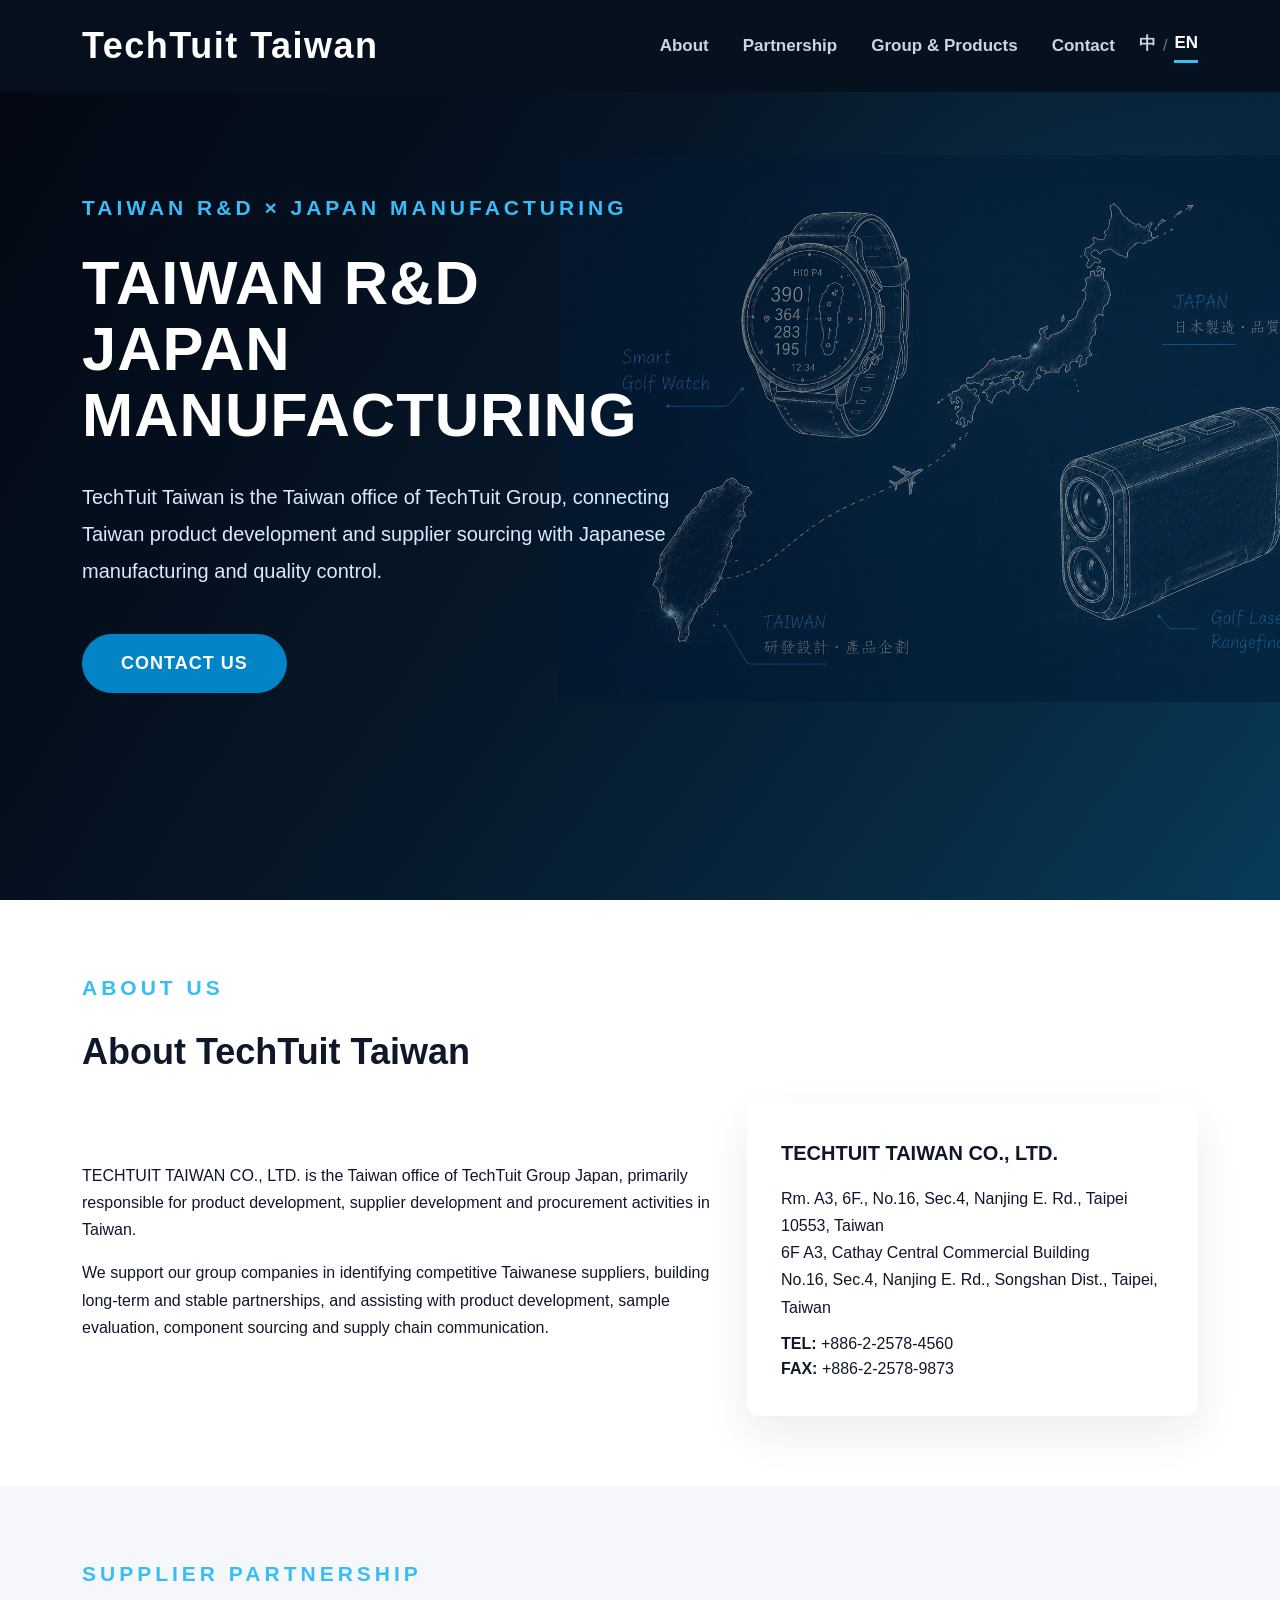
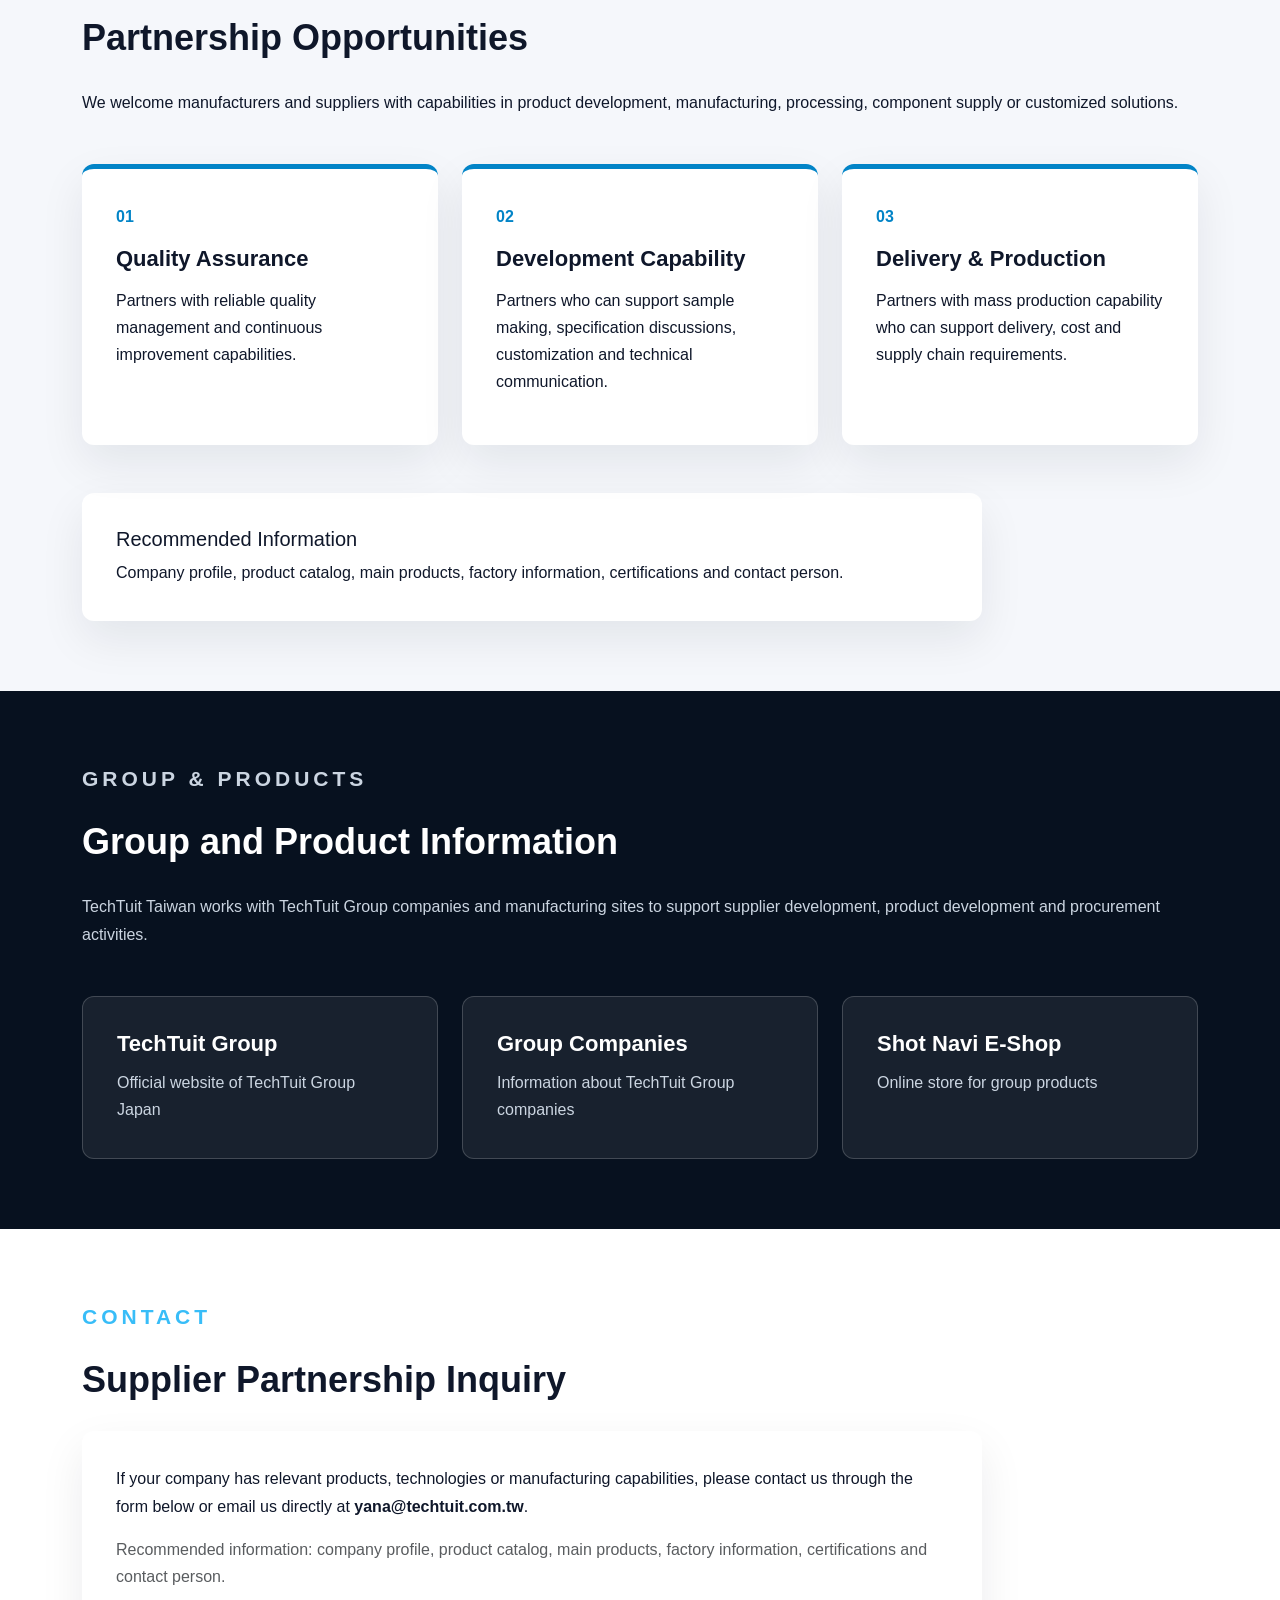
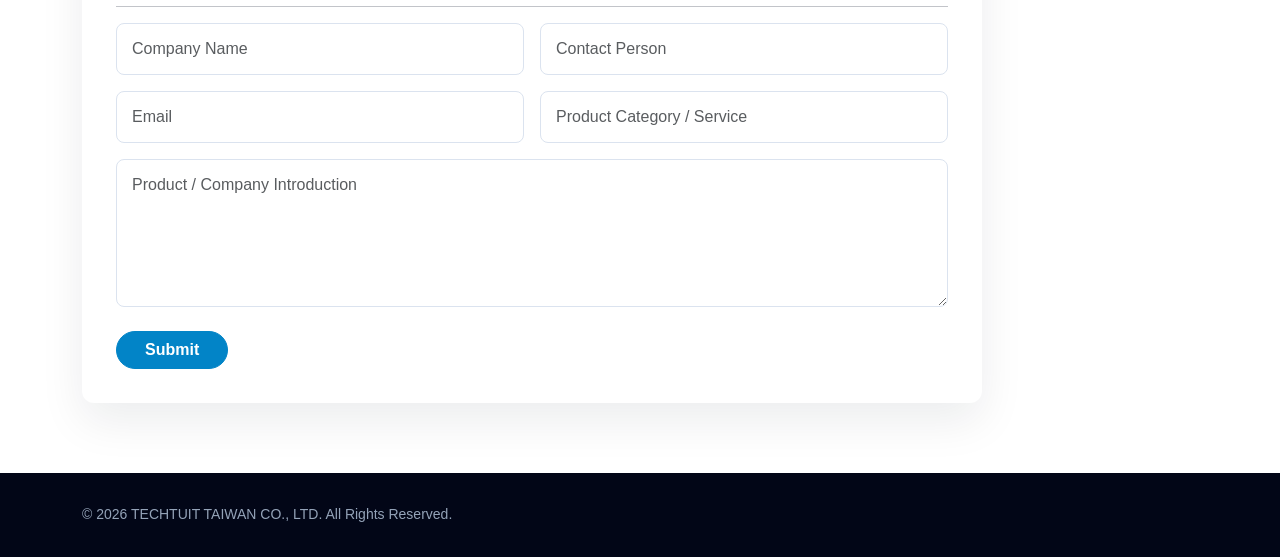
<file: WEBSITE3/en/index.html>
<!doctype html>
<html lang="en">
<head>
  <meta charset="utf-8">
  <meta name="viewport" content="width=device-width, initial-scale=1">
  <title>TechTuit Taiwan｜Taiwan R&amp;D × Japan Manufacturing</title>
  <meta name="description" content="TechTuit Taiwan connects Taiwan product development and supplier sourcing with Japanese manufacturing and quality control.">

  <link href="https://cdn.jsdelivr.net/npm/bootstrap@5.3.3/dist/css/bootstrap.min.css" rel="stylesheet">
  <link href="../style2_english.css" rel="stylesheet">
</head>

<body>

<nav class="navbar navbar-expand-lg navbar-dark fixed-top">
  <div class="container">
    <a class="navbar-brand fw-bold" href="../index.html">TechTuit Taiwan</a>

    <button class="navbar-toggler" type="button" data-bs-toggle="collapse" data-bs-target="#nav" aria-controls="nav" aria-expanded="false" aria-label="Toggle navigation">
      <span class="navbar-toggler-icon"></span>
    </button>

    <div id="nav" class="collapse navbar-collapse">
      <ul class="navbar-nav ms-auto">
        <li class="nav-item"><a class="nav-link" href="#about">About</a></li>
        <li class="nav-item"><a class="nav-link" href="#supplier">Partnership</a></li>
        <li class="nav-item"><a class="nav-link" href="#group">Group &amp; Products</a></li>
        <li class="nav-item"><a class="nav-link" href="#contact">Contact</a></li>
      </ul>

      <div class="lang-switch ms-lg-3 mt-3 mt-lg-0">
        <a href="../index.html">中</a>
        <span>/</span>
        <a href="index.html" class="active">EN</a>
      </div>
    </div>
  </div>
</nav>

<header class="hero">
  <div class="container hero-wrapper">

    <div class="hero-content">
      <p class="eyebrow">TAIWAN R&amp;D × JAPAN MANUFACTURING</p>

      <h1>
        TAIWAN R&amp;D<br>
        JAPAN MANUFACTURING
      </h1>

      <p class="lead">
        TechTuit Taiwan is the Taiwan office of TechTuit Group,
        connecting Taiwan product development and supplier sourcing
        with Japanese manufacturing and quality control.
      </p>

      <a href="#contact" class="btn btn-primary">
        CONTACT US
      </a>
    </div>

    <div class="hero-image">
      <img src="../images/mainDraw0.png" alt="Taiwan R&D and Japan Manufacturing">
    </div>

  </div>
</header>

<section id="about" class="section">
  <div class="container">

    <p class="section-label">About Us</p>
    <h2>About TechTuit Taiwan</h2>

    <div class="row align-items-center g-4">

      <div class="col-lg-7">
        <p>
          TECHTUIT TAIWAN CO., LTD. is the Taiwan office of TechTuit Group Japan,
          primarily responsible for product development, supplier development
          and procurement activities in Taiwan.
        </p>

        <p>
          We support our group companies in identifying competitive Taiwanese suppliers,
          building long-term and stable partnerships, and assisting with product development,
          sample evaluation, component sourcing and supply chain communication.
        </p>
      </div>

      <div class="col-lg-5">
        <div class="info-card">

          <h5>
            TECHTUIT TAIWAN CO., LTD.
          </h5>

          <p class="address-info">
            Rm. A3, 6F., No.16, Sec.4, Nanjing E. Rd., Taipei 10553, Taiwan<br>
            6F A3, Cathay Central Commercial Building<br>
            No.16, Sec.4, Nanjing E. Rd., Songshan Dist., Taipei, Taiwan
          </p>

          <p class="contact-info">
            <strong>TEL:</strong> +886-2-2578-4560<br>
            <strong>FAX:</strong> +886-2-2578-9873
          </p>

        </div>
      </div>

    </div>
  </div>
</section>

<section id="supplier" class="section section-light">
  <div class="container">
    <p class="section-label">Supplier Partnership</p>
    <h2>Partnership Opportunities</h2>

    <p class="mb-5">
      We welcome manufacturers and suppliers with capabilities in product development,
      manufacturing, processing, component supply or customized solutions.
    </p>

    <div class="row g-4">
      <div class="col-md-4">
        <div class="card-box">
          <span>01</span>
          <h4>Quality Assurance</h4>
          <p>Partners with reliable quality management and continuous improvement capabilities.</p>
        </div>
      </div>

      <div class="col-md-4">
        <div class="card-box">
          <span>02</span>
          <h4>Development Capability</h4>
          <p>Partners who can support sample making, specification discussions, customization and technical communication.</p>
        </div>
      </div>

      <div class="col-md-4">
        <div class="card-box">
          <span>03</span>
          <h4>Delivery &amp; Production</h4>
          <p>Partners with mass production capability who can support delivery, cost and supply chain requirements.</p>
        </div>
      </div>
    </div>

    <div class="contact-box mt-5">
      <h5>Recommended Information</h5>
      <p class="mb-0">Company profile, product catalog, main products, factory information, certifications and contact person.</p>
    </div>
  </div>
</section>

<section id="group" class="section section-dark">
  <div class="container">
    <p class="section-label">Group &amp; Products</p>
    <h2>Group and Product Information</h2>

    <p>
      TechTuit Taiwan works with TechTuit Group companies and manufacturing sites
      to support supplier development, product development and procurement activities.
    </p>

    <div class="row g-4 mt-4">
      <div class="col-md-4">
        <a class="link-card" href="https://www.techtuit.co.jp/" target="_blank" rel="noopener">
          <h4>TechTuit Group</h4>
          <p>Official website of TechTuit Group Japan</p>
        </a>
      </div>

      <div class="col-md-4">
        <a class="link-card" href="https://www.techtuit.co.jp/abouttechtuit/group/" target="_blank" rel="noopener">
          <h4>Group Companies</h4>
          <p>Information about TechTuit Group companies</p>
        </a>
      </div>

      <div class="col-md-4">
        <a class="link-card" href="https://online-shop.shotnavi.jp/" target="_blank" rel="noopener">
          <h4>Shot Navi E-Shop</h4>
          <p>Online store for group products</p>
        </a>
      </div>
    </div>
  </div>
</section>

<section id="contact" class="section">
  <div class="container">
    <p class="section-label">Contact</p>
    <h2>Supplier Partnership Inquiry</h2>

    <div class="contact-box">
      <p>
        If your company has relevant products, technologies or manufacturing capabilities,
        please contact us through the form below or email us directly at
        <strong>yana@techtuit.com.tw</strong>.
      </p>

      <p class="text-muted">
        Recommended information: company profile, product catalog, main products,
        factory information, certifications and contact person.
      </p>

      <hr>

      <form action="https://formspree.io/f/mykaawgk" method="POST">
        <div class="row g-3">
          <div class="col-md-6">
            <input type="text" name="company" class="form-control" placeholder="Company Name" required>
          </div>

          <div class="col-md-6">
            <input type="text" name="name" class="form-control" placeholder="Contact Person" required>
          </div>

          <div class="col-md-6">
            <input type="email" name="email" class="form-control" placeholder="Email" required>
          </div>

          <div class="col-md-6">
            <input type="text" name="product" class="form-control" placeholder="Product Category / Service">
          </div>

          <div class="col-12">
            <textarea name="message" class="form-control" rows="5" placeholder="Product / Company Introduction"></textarea>
          </div>
        </div>

        <input type="hidden" name="_subject" value="Supplier Contact - TechTuit Taiwan EN">

        <button type="submit" class="btn btn-primary mt-4">Submit</button>
      </form>
    </div>
  </div>
</section>

<footer>
  <div class="container">
    © 2026 TECHTUIT TAIWAN CO., LTD. All Rights Reserved.
  </div>
</footer>

<button id="topBtn">↑</button>

<script src="https://cdn.jsdelivr.net/npm/bootstrap@5.3.3/dist/js/bootstrap.bundle.min.js"></script>
<script src="../main.js"></script>

</body>
</html>
</file>
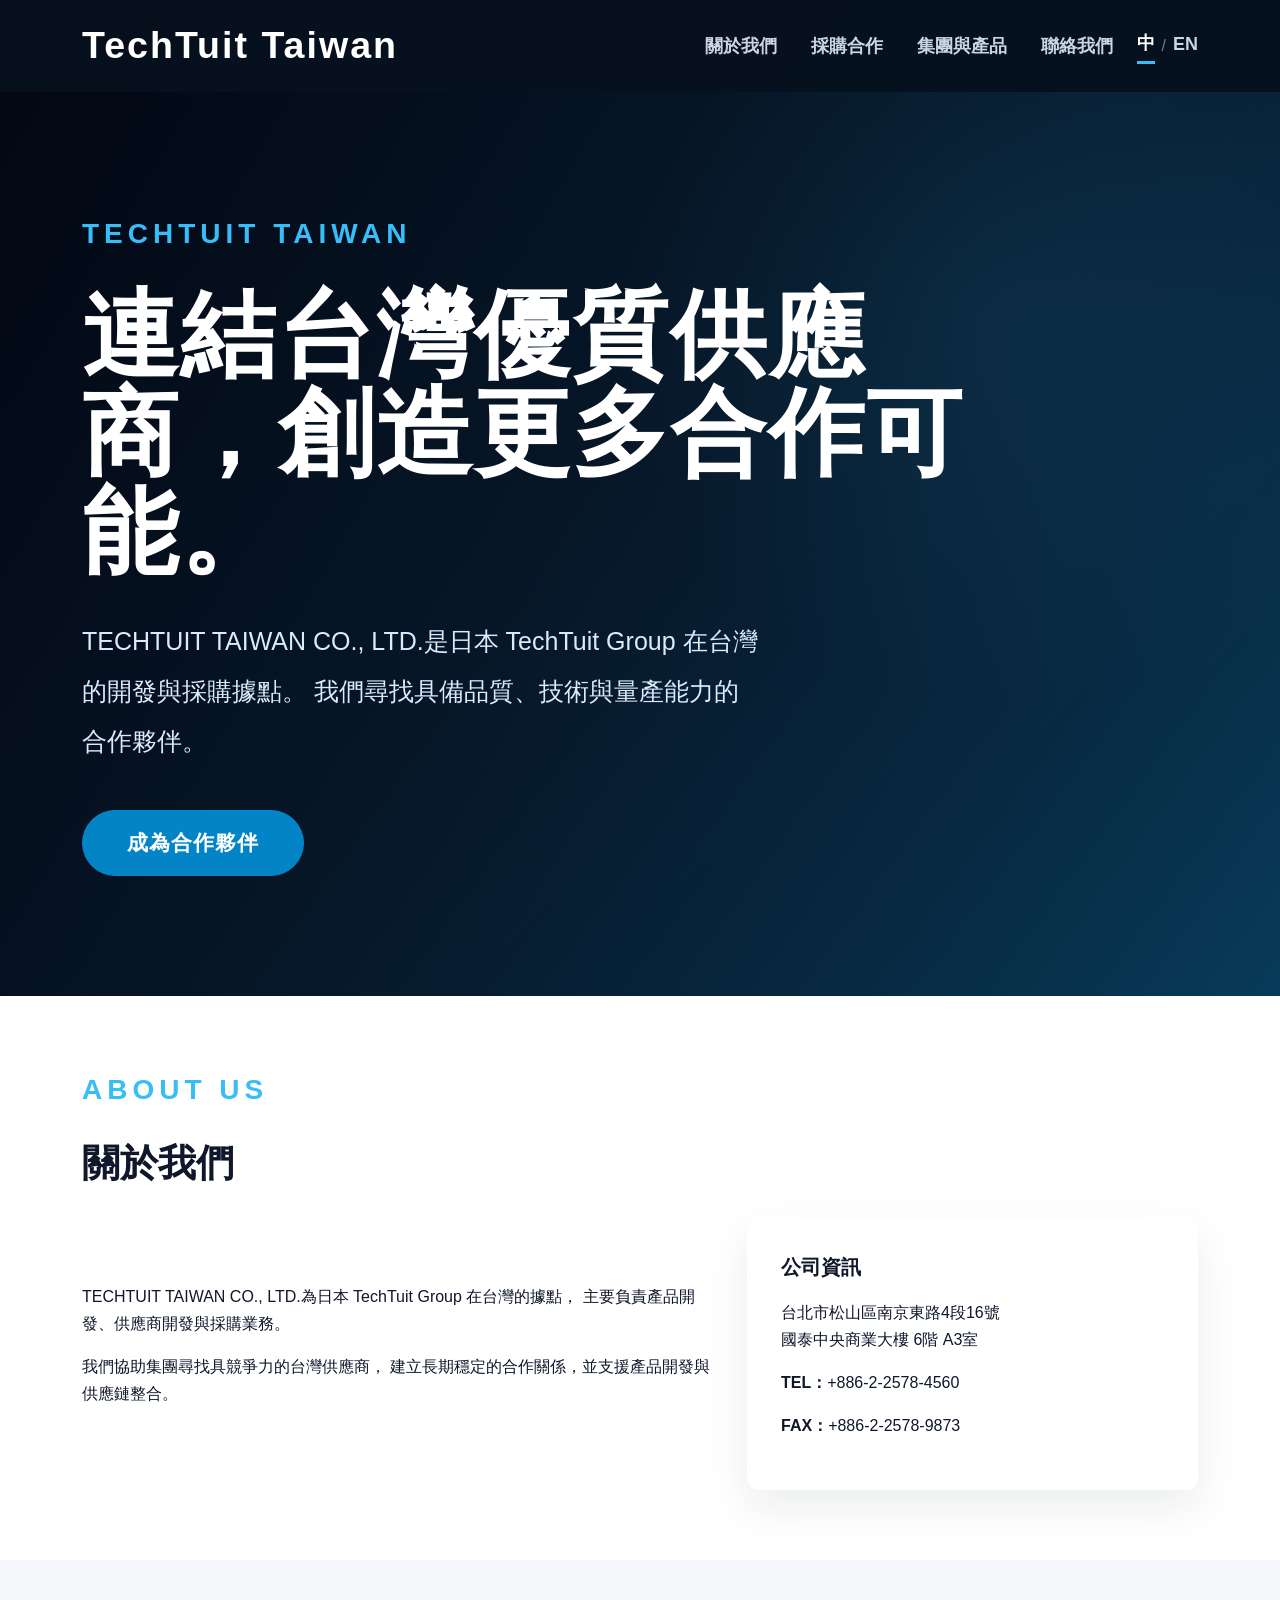
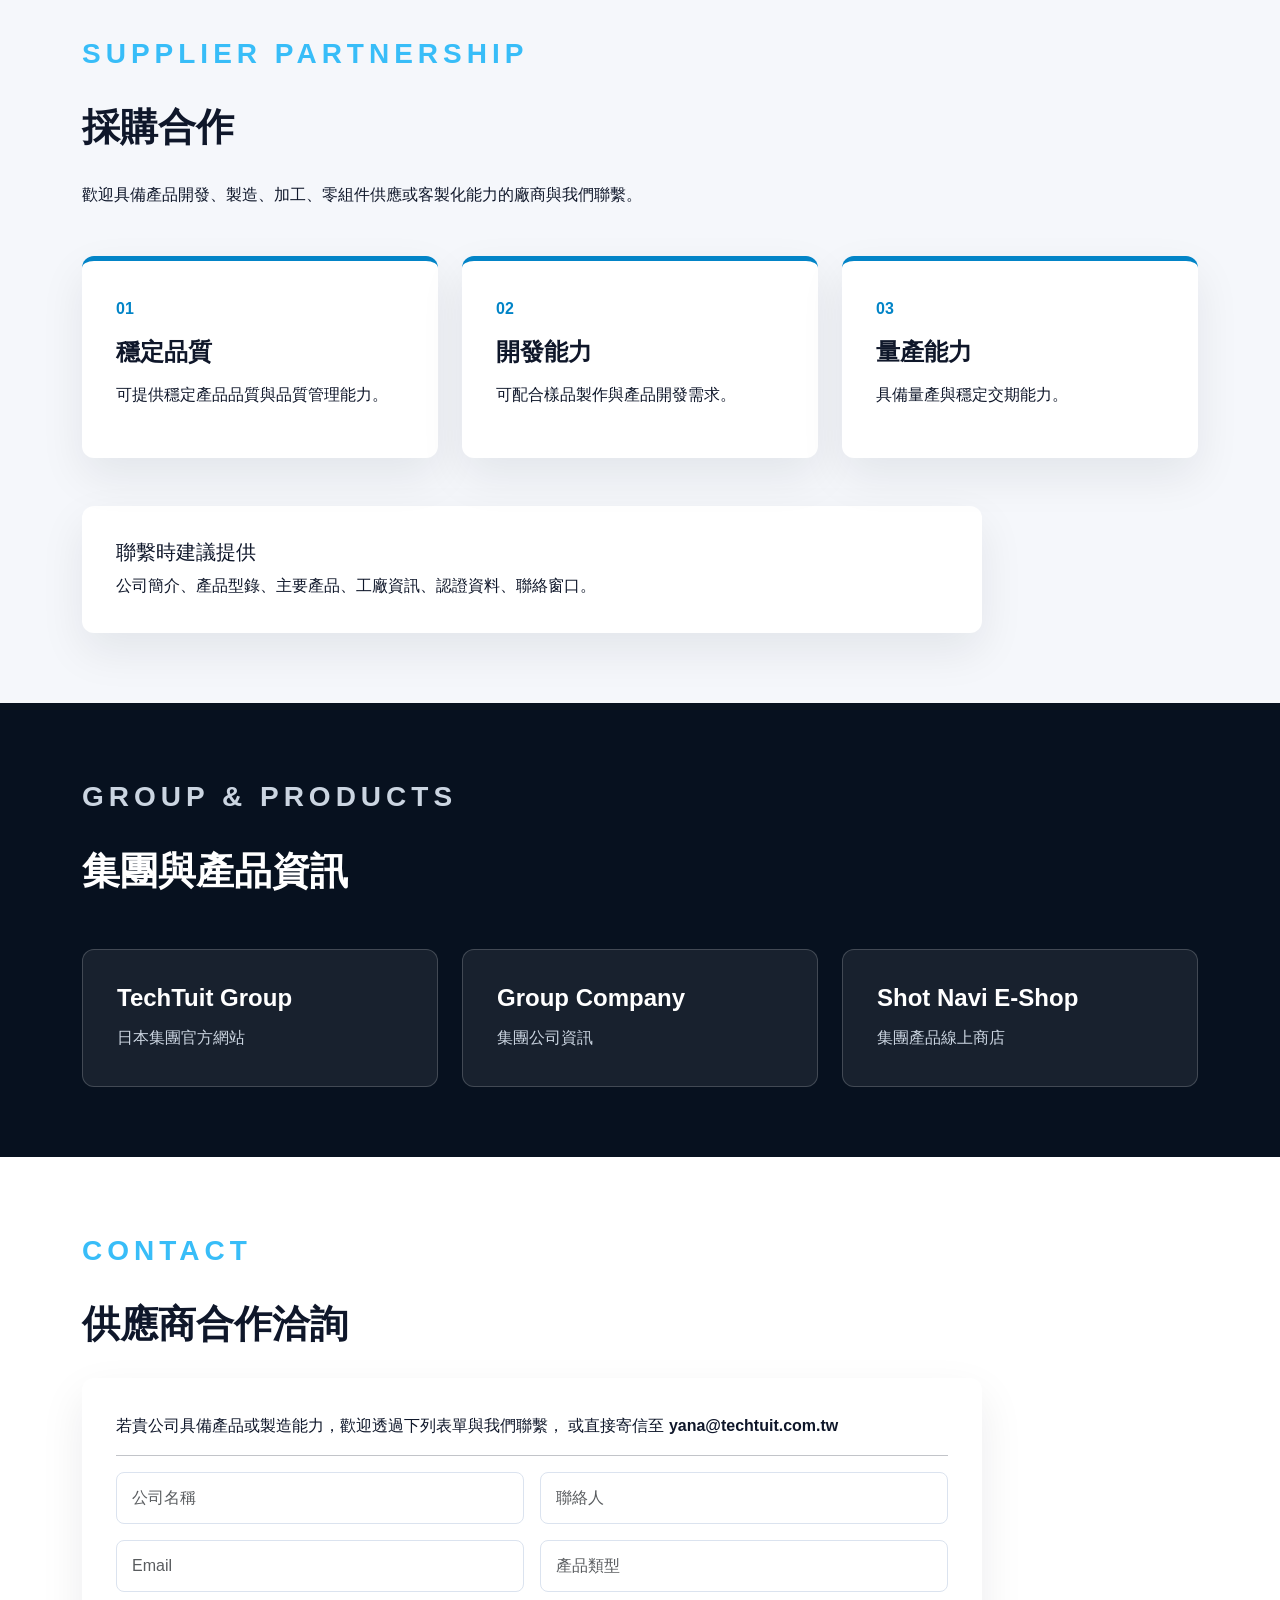
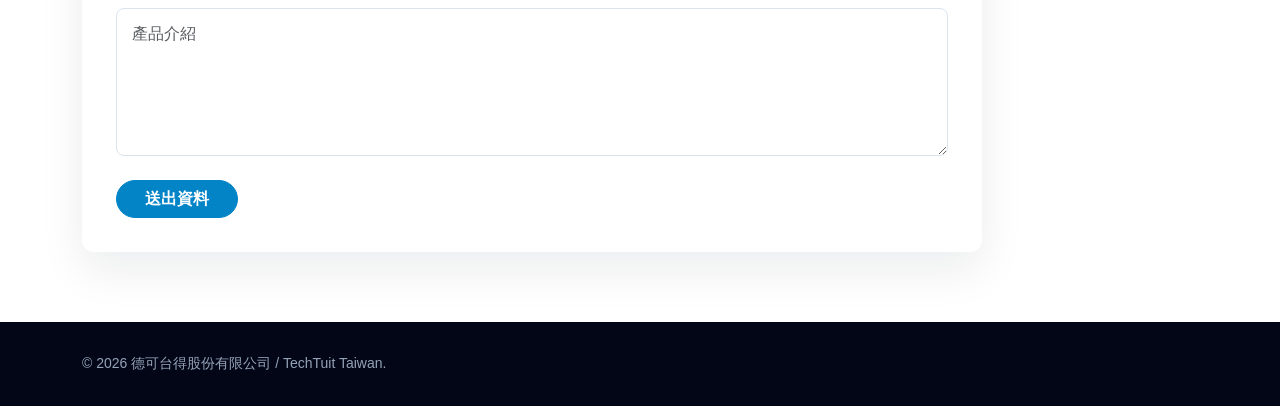
<file: WEBSITE3/zh/index.html>
<!doctype html>
<html lang="zh-Hant">
<head>
  <meta charset="utf-8">
  <meta name="viewport" content="width=device-width, initial-scale=1">
  <title>德可台得股份有限公司｜TECHTUIT TAIWAN CO.,LTD.</title>

  <link href="https://cdn.jsdelivr.net/npm/bootstrap@5.3.3/dist/css/bootstrap.min.css" rel="stylesheet">
  <link href="../style.css" rel="stylesheet">
</head>

<body>

<nav class="navbar navbar-expand-lg navbar-dark fixed-top">
  <div class="container">
    <a class="navbar-brand fw-bold" href="index.html">TechTuit Taiwan</a>

    <button class="navbar-toggler" type="button" data-bs-toggle="collapse" data-bs-target="#nav">
      <span class="navbar-toggler-icon"></span>
    </button>

    <div id="nav" class="collapse navbar-collapse">
      <ul class="navbar-nav ms-auto">
        <li class="nav-item"><a class="nav-link" href="#about">關於我們</a></li>
        <li class="nav-item"><a class="nav-link" href="#supplier">採購合作</a></li>
        <li class="nav-item"><a class="nav-link" href="#group">集團與產品</a></li>
        <li class="nav-item"><a class="nav-link" href="#contact">聯絡我們</a></li>
      </ul>

      <div class="lang-switch ms-lg-3 mt-3 mt-lg-0">
        <a href="index.html" class="active">中</a>
        <span>/</span>
        <a href="../en/index.html">EN</a>
      </div>
    </div>
  </div>
</nav>

<header class="hero">
  <div class="container">
    <p class="eyebrow">TechTuit Taiwan</p>
    <h1>連結台灣優質供應商，創造更多合作可能。</h1>
    <p class="lead">
      TECHTUIT TAIWAN CO., LTD.是日本 TechTuit Group 在台灣的開發與採購據點。
      我們尋找具備品質、技術與量產能力的合作夥伴。
    </p>
    <a href="#contact" class="btn btn-primary btn-lg mt-3">成為合作夥伴</a>
  </div>
</header>

<section id="about" class="section">
  <div class="container">
    <p class="section-label">About Us</p>
    <h2>關於我們</h2>

    <div class="row align-items-center g-4">
      <div class="col-lg-7">
        <p>
          TECHTUIT TAIWAN CO., LTD.為日本 TechTuit Group 在台灣的據點，
          主要負責產品開發、供應商開發與採購業務。
        </p>
        <p>
          我們協助集團尋找具競爭力的台灣供應商，
          建立長期穩定的合作關係，並支援產品開發與供應鏈整合。
        </p>
      </div>

      <div class="col-lg-5">
        <div class="info-card">
          <h5>公司資訊</h5>
          <p>台北市松山區南京東路4段16號<br>國泰中央商業大樓 6階 A3室</p>
          <p><strong>TEL：</strong>+886-2-2578-4560</p>
          <p><strong>FAX：</strong>+886-2-2578-9873</p>
        </div>
      </div>
    </div>
  </div>
</section>

<section id="supplier" class="section section-light">
  <div class="container">
    <p class="section-label">Supplier Partnership</p>
    <h2>採購合作</h2>

    <p class="mb-5">
      歡迎具備產品開發、製造、加工、零組件供應或客製化能力的廠商與我們聯繫。
    </p>

    <div class="row g-4">
      <div class="col-md-4">
        <div class="card-box">
          <span>01</span>
          <h4>穩定品質</h4>
          <p>可提供穩定產品品質與品質管理能力。</p>
        </div>
      </div>

      <div class="col-md-4">
        <div class="card-box">
          <span>02</span>
          <h4>開發能力</h4>
          <p>可配合樣品製作與產品開發需求。</p>
        </div>
      </div>

      <div class="col-md-4">
        <div class="card-box">
          <span>03</span>
          <h4>量產能力</h4>
          <p>具備量產與穩定交期能力。</p>
        </div>
      </div>
    </div>

    <div class="contact-box mt-5">
      <h5>聯繫時建議提供</h5>
      <p class="mb-0">
        公司簡介、產品型錄、主要產品、工廠資訊、認證資料、聯絡窗口。
      </p>
    </div>
  </div>
</section>

<section id="group" class="section section-dark">
  <div class="container">
    <p class="section-label">Group & Products</p>
    <h2>集團與產品資訊</h2>

    <div class="row g-4 mt-4">
      <div class="col-md-4">
        <a class="link-card" href="https://www.techtuit.co.jp/" target="_blank">
          <h4>TechTuit Group</h4>
          <p>日本集團官方網站</p>
        </a>
      </div>

      <div class="col-md-4">
        <a class="link-card" href="https://www.techtuit.co.jp/abouttechtuit/group/" target="_blank">
          <h4>Group Company</h4>
          <p>集團公司資訊</p>
        </a>
      </div>

      <div class="col-md-4">
        <a class="link-card" href="https://online-shop.shotnavi.jp/" target="_blank">
          <h4>Shot Navi E-Shop</h4>
          <p>集團產品線上商店</p>
        </a>
      </div>
    </div>
  </div>
</section>

<section id="contact" class="section">
  <div class="container">
    <p class="section-label">Contact</p>
    <h2>供應商合作洽詢</h2>

    <div class="contact-box">
      <p>
        若貴公司具備產品或製造能力，歡迎透過下列表單與我們聯繫，
        或直接寄信至 <strong>yana@techtuit.com.tw</strong>
      </p>

      <hr>

      <form action="https://formspree.io/f/mykaawgk" method="POST">
        <div class="row g-3">
          <div class="col-md-6">
            <input type="text" name="company" class="form-control" placeholder="公司名稱" required>
          </div>

          <div class="col-md-6">
            <input type="text" name="name" class="form-control" placeholder="聯絡人" required>
          </div>

          <div class="col-md-6">
            <input type="email" name="email" class="form-control" placeholder="Email" required>
          </div>

          <div class="col-md-6">
            <input type="text" name="product" class="form-control" placeholder="產品類型">
          </div>

          <div class="col-12">
            <textarea name="message" class="form-control" rows="5" placeholder="產品介紹"></textarea>
          </div>
        </div>

        <button type="submit" class="btn btn-primary mt-4">送出資料</button>
      </form>
    </div>
  </div>
</section>

<footer>
  <div class="container">
    © 2026 德可台得股份有限公司 / TechTuit Taiwan. 
  </div>
</footer>

<button id="topBtn">↑</button>

<script src="https://cdn.jsdelivr.net/npm/bootstrap@5.3.3/dist/js/bootstrap.bundle.min.js"></script>
<script src="../main.js"></script>

</body>
</html>
</file>
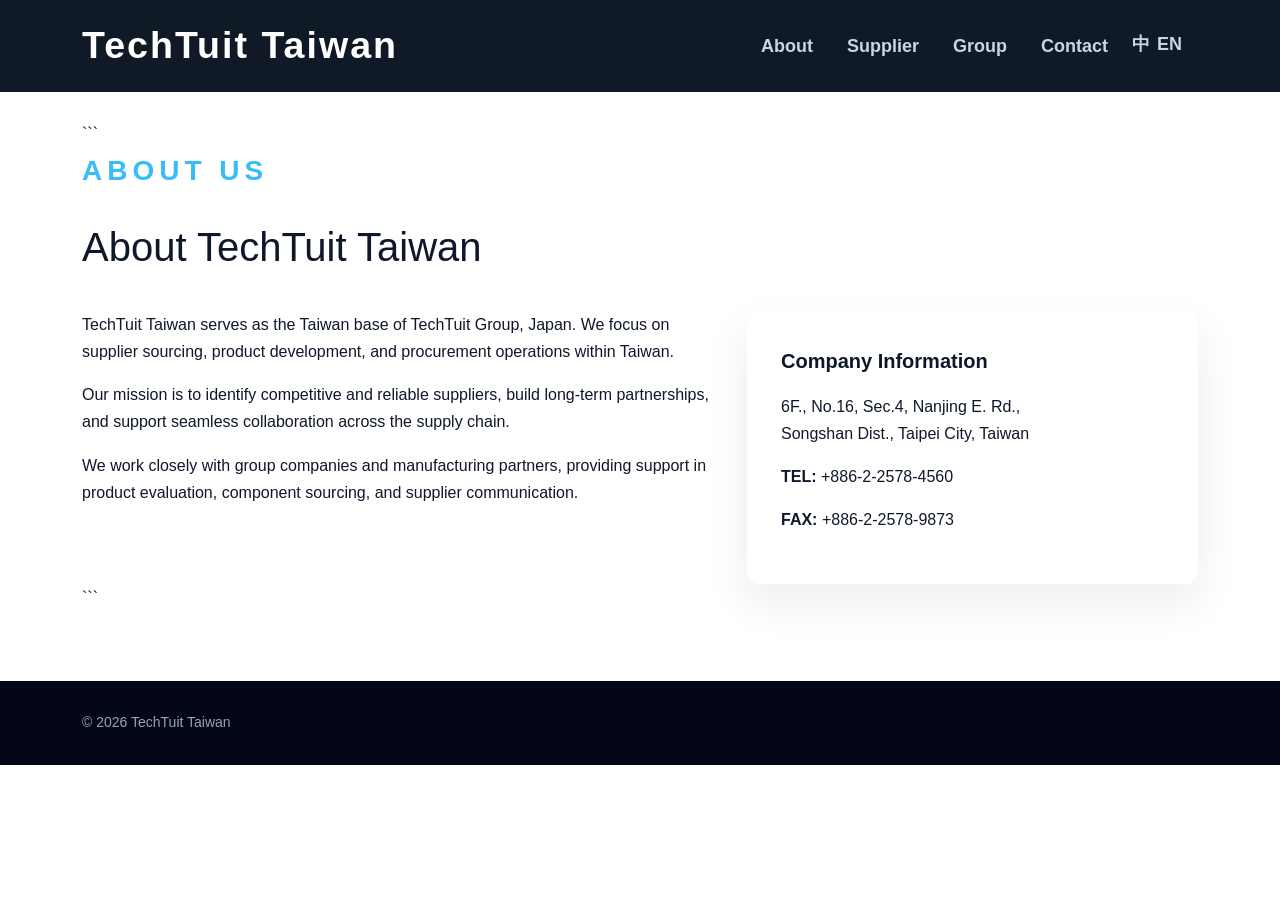
<file: WEBSITE3/en/about.html>
<!doctype html>

<html lang="en">
<head>
  <meta charset="utf-8">
  <meta name="viewport" content="width=device-width, initial-scale=1">

  <title>About Us｜TechTuit Taiwan</title>
  <meta name="description" content="TechTuit Taiwan specializes in supplier sourcing, product development, and procurement support in Taiwan.">

  <link href="https://cdn.jsdelivr.net/npm/bootstrap@5.3.3/dist/css/bootstrap.min.css" rel="stylesheet">
  <link href="../style.css" rel="stylesheet">
</head>

<body>

<!-- NAV -->

<nav class="navbar navbar-expand-lg navbar-dark fixed-top">
  <div class="container">
    <a class="navbar-brand fw-bold" href="index.html">TechTuit Taiwan</a>

```
<button class="navbar-toggler" type="button" data-bs-toggle="collapse" data-bs-target="#nav">
  <span class="navbar-toggler-icon"></span>
</button>

<div id="nav" class="collapse navbar-collapse">
  <ul class="navbar-nav ms-auto">
    <li class="nav-item"><a class="nav-link active" href="about.html">About</a></li>
    <li class="nav-item"><a class="nav-link" href="supplier.html">Supplier</a></li>
    <li class="nav-item"><a class="nav-link" href="group.html">Group</a></li>
    <li class="nav-item"><a class="nav-link" href="contact.html">Contact</a></li>
  </ul>

  <!-- Language -->
  <div class="lang-switch ms-lg-3 mt-3 mt-lg-0">
    <a href="../zh/about.html">中</a>
    <a href="about.html">EN</a>
  </div>
</div>
```

  </div>
</nav>

<!-- CONTENT -->

<section class="section" style="padding-top:120px;">
  <div class="container">

```
<p class="section-label">About Us</p>
<h1>About TechTuit Taiwan</h1>

<div class="row g-4 mt-3">
  <div class="col-lg-7">

    <p>
      TechTuit Taiwan serves as the Taiwan base of TechTuit Group, Japan.
      We focus on supplier sourcing, product development, and procurement operations
      within Taiwan.
    </p>

    <p>
      Our mission is to identify competitive and reliable suppliers,
      build long-term partnerships, and support seamless collaboration
      across the supply chain.
    </p>

    <p>
      We work closely with group companies and manufacturing partners,
      providing support in product evaluation, component sourcing,
      and supplier communication.
    </p>

  </div>

  <div class="col-lg-5">
    <div class="info-card">
      <h5>Company Information</h5>
      <p>
        6F., No.16, Sec.4, Nanjing E. Rd.,<br>
        Songshan Dist., Taipei City, Taiwan
      </p>
      <p><strong>TEL:</strong> +886-2-2578-4560</p>
      <p><strong>FAX:</strong> +886-2-2578-9873</p>
    </div>
  </div>
</div>
```

  </div>
</section>

<!-- FOOTER -->

<footer>
  <div class="container">
    © 2026 TechTuit Taiwan
  </div>
</footer>

<button id="topBtn">↑</button>

<script src="https://cdn.jsdelivr.net/npm/bootstrap@5.3.3/dist/js/bootstrap.bundle.min.js"></script>

<script src="../main.js"></script>

</body>
</html>
</file>
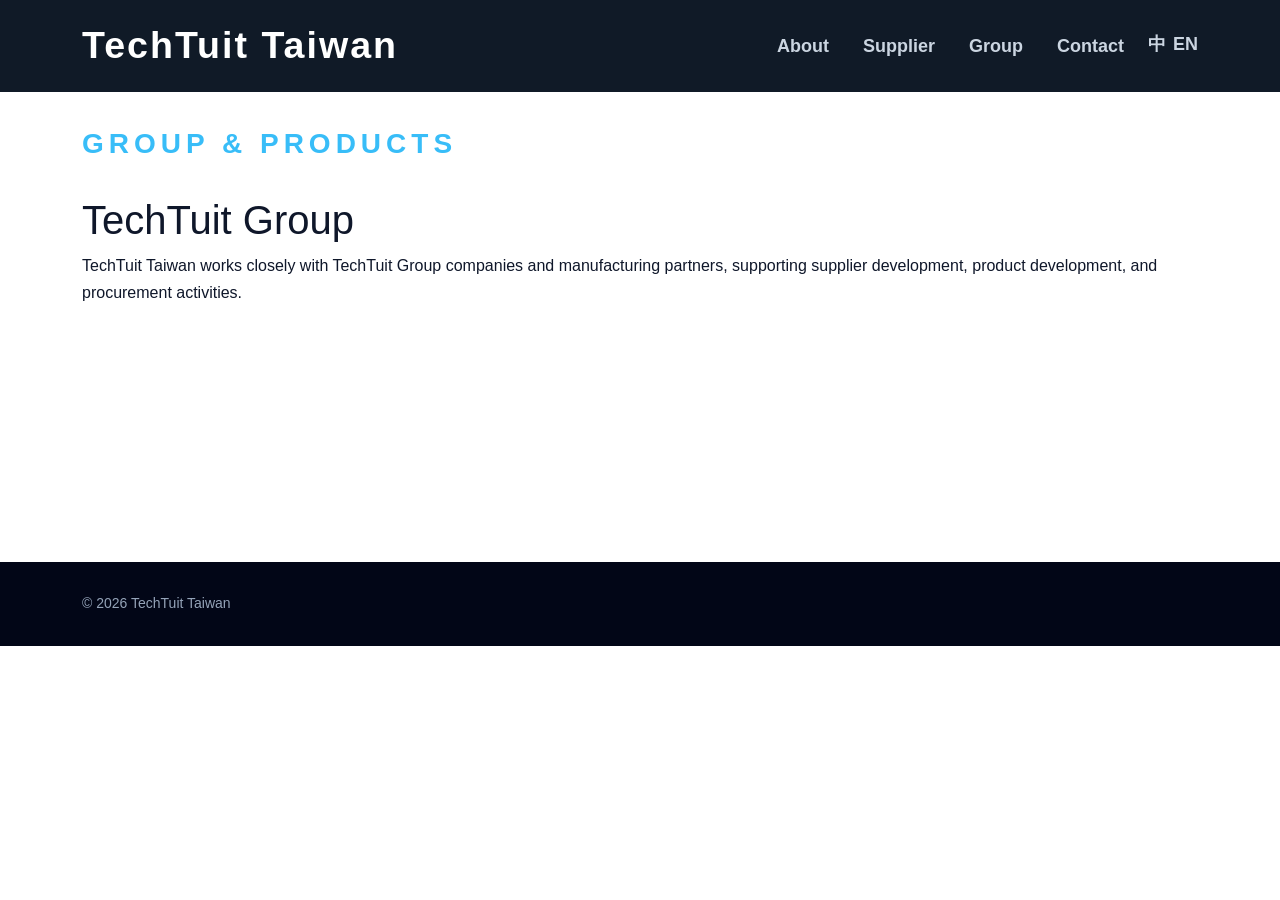
<file: WEBSITE3/en/group.html>
<!doctype html>
<html lang="en">
<head>
  <meta charset="utf-8">
  <meta name="viewport" content="width=device-width, initial-scale=1">

  <title>Group & Products｜TechTuit Taiwan</title>
  <meta name="description" content="TechTuit Group information and product links.">

  <link href="https://cdn.jsdelivr.net/npm/bootstrap@5.3.3/dist/css/bootstrap.min.css" rel="stylesheet">
  <link href="../style.css" rel="stylesheet">
</head>

<body>

<!-- NAV -->
<nav class="navbar navbar-expand-lg navbar-dark fixed-top">
  <div class="container">
    <a class="navbar-brand fw-bold" href="index.html">TechTuit Taiwan</a>

    <button class="navbar-toggler" type="button" data-bs-toggle="collapse" data-bs-target="#nav">
      <span class="navbar-toggler-icon"></span>
    </button>

    <div id="nav" class="collapse navbar-collapse">
      <ul class="navbar-nav ms-auto">
        <li class="nav-item"><a class="nav-link" href="about.html">About</a></li>
        <li class="nav-item"><a class="nav-link" href="supplier.html">Supplier</a></li>
        <li class="nav-item"><a class="nav-link active" href="group.html">Group</a></li>
        <li class="nav-item"><a class="nav-link" href="contact.html">Contact</a></li>
      </ul>

      <!-- Language -->
      <div class="lang-switch ms-lg-3 mt-3 mt-lg-0">
        <a href="../zh/group.html">中</a>
        <a href="group.html">EN</a>
      </div>
    </div>
  </div>
</nav>

<!-- CONTENT -->
<section class="section" style="padding-top:120px;">
  <div class="container">

    <p class="section-label">Group & Products</p>
    <h1>TechTuit Group</h1>

    <p class="mb-4">
      TechTuit Taiwan works closely with TechTuit Group companies and manufacturing partners,
      supporting supplier development, product development, and procurement activities.
    </p>

    <div class="row g-4 mt-3">

      <div class="col-md-4">
        <a class="link-card" href="https://www.techtuit.co.jp/" target="_blank">
          <h4>TechTuit Group</h4>
          <p>Official Website</p>
        </a>
      </div>

      <div class="col-md-4">
        <a class="link-card" href="https://www.techtuit.co.jp/abouttechtuit/group/" target="_blank">
          <h4>Group Company</h4>
          <p>Company Information</p>
        </a>
      </div>

      <div class="col-md-4">
        <a class="link-card" href="https://online-shop.shotnavi.jp/" target="_blank">
          <h4>Shot Navi E-Shop</h4>
          <p>Product Website</p>
        </a>
      </div>

    </div>

  </div>
</section>

<!-- FOOTER -->
<footer>
  <div class="container">
    © 2026 TechTuit Taiwan
  </div>
</footer>

<button id="topBtn">↑</button>

<script src="https://cdn.jsdelivr.net/npm/bootstrap@5.3.3/dist/js/bootstrap.bundle.min.js"></script>
<script src="../main.js"></script>

</body>
</html>
</file>
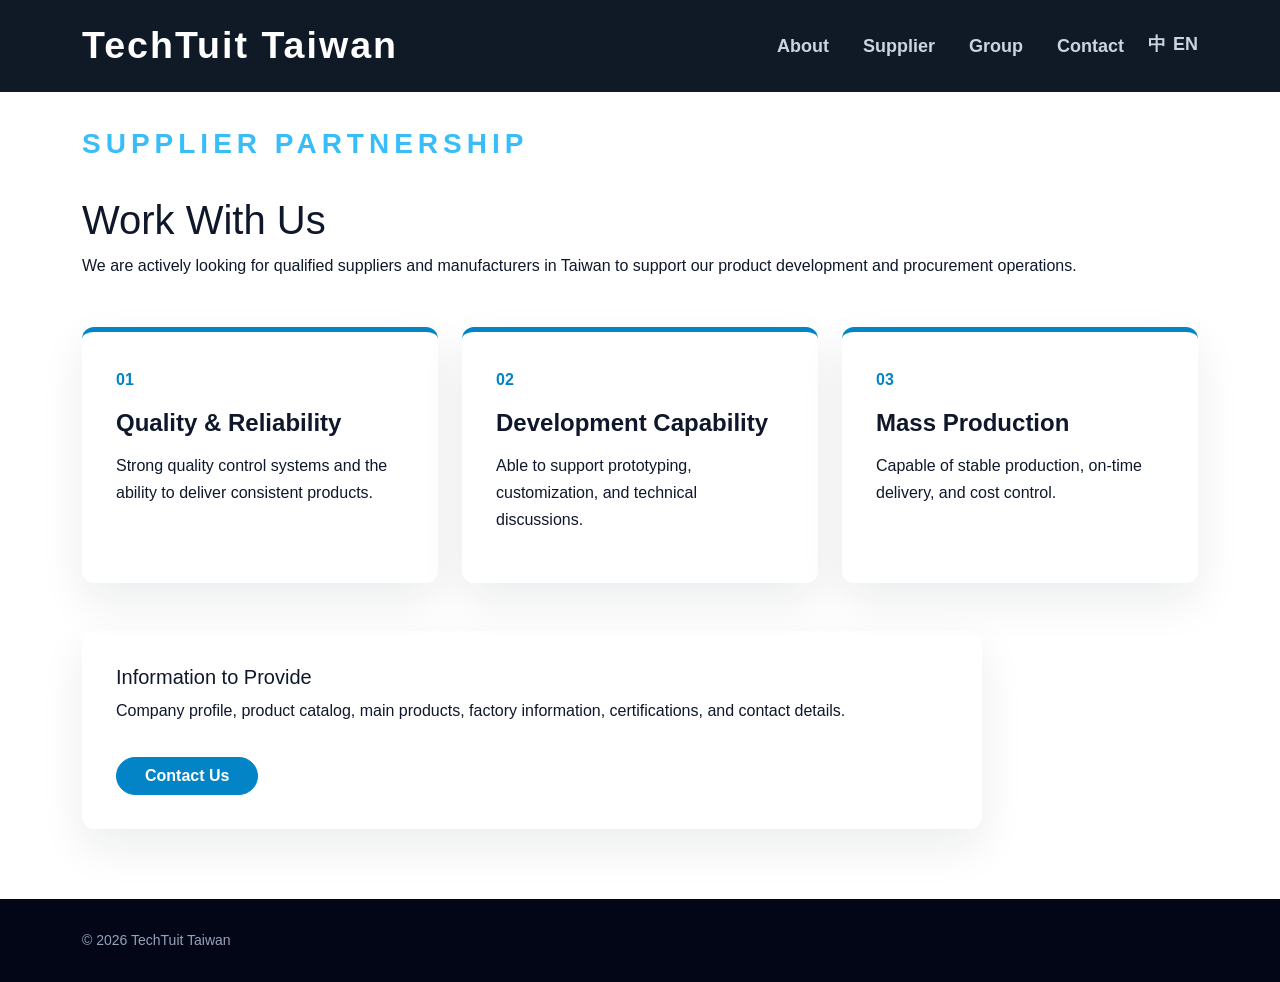
<file: WEBSITE3/en/supplier.html>
<!doctype html>
<html lang="en">
<head>
  <meta charset="utf-8">
  <meta name="viewport" content="width=device-width, initial-scale=1">

  <title>Supplier Partnership｜TechTuit Taiwan</title>
  <meta name="description" content="Looking for reliable suppliers and manufacturing partners in Taiwan.">

  <link href="https://cdn.jsdelivr.net/npm/bootstrap@5.3.3/dist/css/bootstrap.min.css" rel="stylesheet">
  <link href="../style.css" rel="stylesheet">
</head>

<body>

<!-- NAV -->
<nav class="navbar navbar-expand-lg navbar-dark fixed-top">
  <div class="container">
    <a class="navbar-brand fw-bold" href="index.html">TechTuit Taiwan</a>

    <button class="navbar-toggler" type="button" data-bs-toggle="collapse" data-bs-target="#nav">
      <span class="navbar-toggler-icon"></span>
    </button>

    <div id="nav" class="collapse navbar-collapse">
      <ul class="navbar-nav ms-auto">
        <li class="nav-item"><a class="nav-link" href="about.html">About</a></li>
        <li class="nav-item"><a class="nav-link active" href="supplier.html">Supplier</a></li>
        <li class="nav-item"><a class="nav-link" href="group.html">Group</a></li>
        <li class="nav-item"><a class="nav-link" href="contact.html">Contact</a></li>
      </ul>

      <!-- Language -->
      <div class="lang-switch ms-lg-3 mt-3 mt-lg-0">
        <a href="../zh/supplier.html">中</a>
        <a href="supplier.html">EN</a>
      </div>
    </div>
  </div>
</nav>

<!-- CONTENT -->
<section class="section" style="padding-top:120px;">
  <div class="container">

    <p class="section-label">Supplier Partnership</p>
    <h1>Work With Us</h1>

    <p class="mb-4">
      We are actively looking for qualified suppliers and manufacturers in Taiwan
      to support our product development and procurement operations.
    </p>

    <div class="row g-4 mt-3">

      <div class="col-md-4">
        <div class="card-box">
          <span>01</span>
          <h4>Quality & Reliability</h4>
          <p>
            Strong quality control systems and the ability to deliver consistent products.
          </p>
        </div>
      </div>

      <div class="col-md-4">
        <div class="card-box">
          <span>02</span>
          <h4>Development Capability</h4>
          <p>
            Able to support prototyping, customization, and technical discussions.
          </p>
        </div>
      </div>

      <div class="col-md-4">
        <div class="card-box">
          <span>03</span>
          <h4>Mass Production</h4>
          <p>
            Capable of stable production, on-time delivery, and cost control.
          </p>
        </div>
      </div>

    </div>

    <div class="contact-box mt-5">
      <h5>Information to Provide</h5>
      <p>
        Company profile, product catalog, main products, factory information,
        certifications, and contact details.
      </p>

      <a href="contact.html" class="btn btn-primary mt-3">
        Contact Us
      </a>
    </div>

  </div>
</section>

<!-- FOOTER -->
<footer>
  <div class="container">
    © 2026 TechTuit Taiwan
  </div>
</footer>

<button id="topBtn">↑</button>

<script src="https://cdn.jsdelivr.net/npm/bootstrap@5.3.3/dist/js/bootstrap.bundle.min.js"></script>
<script src="../main.js"></script>

</body>
</html>
</file>
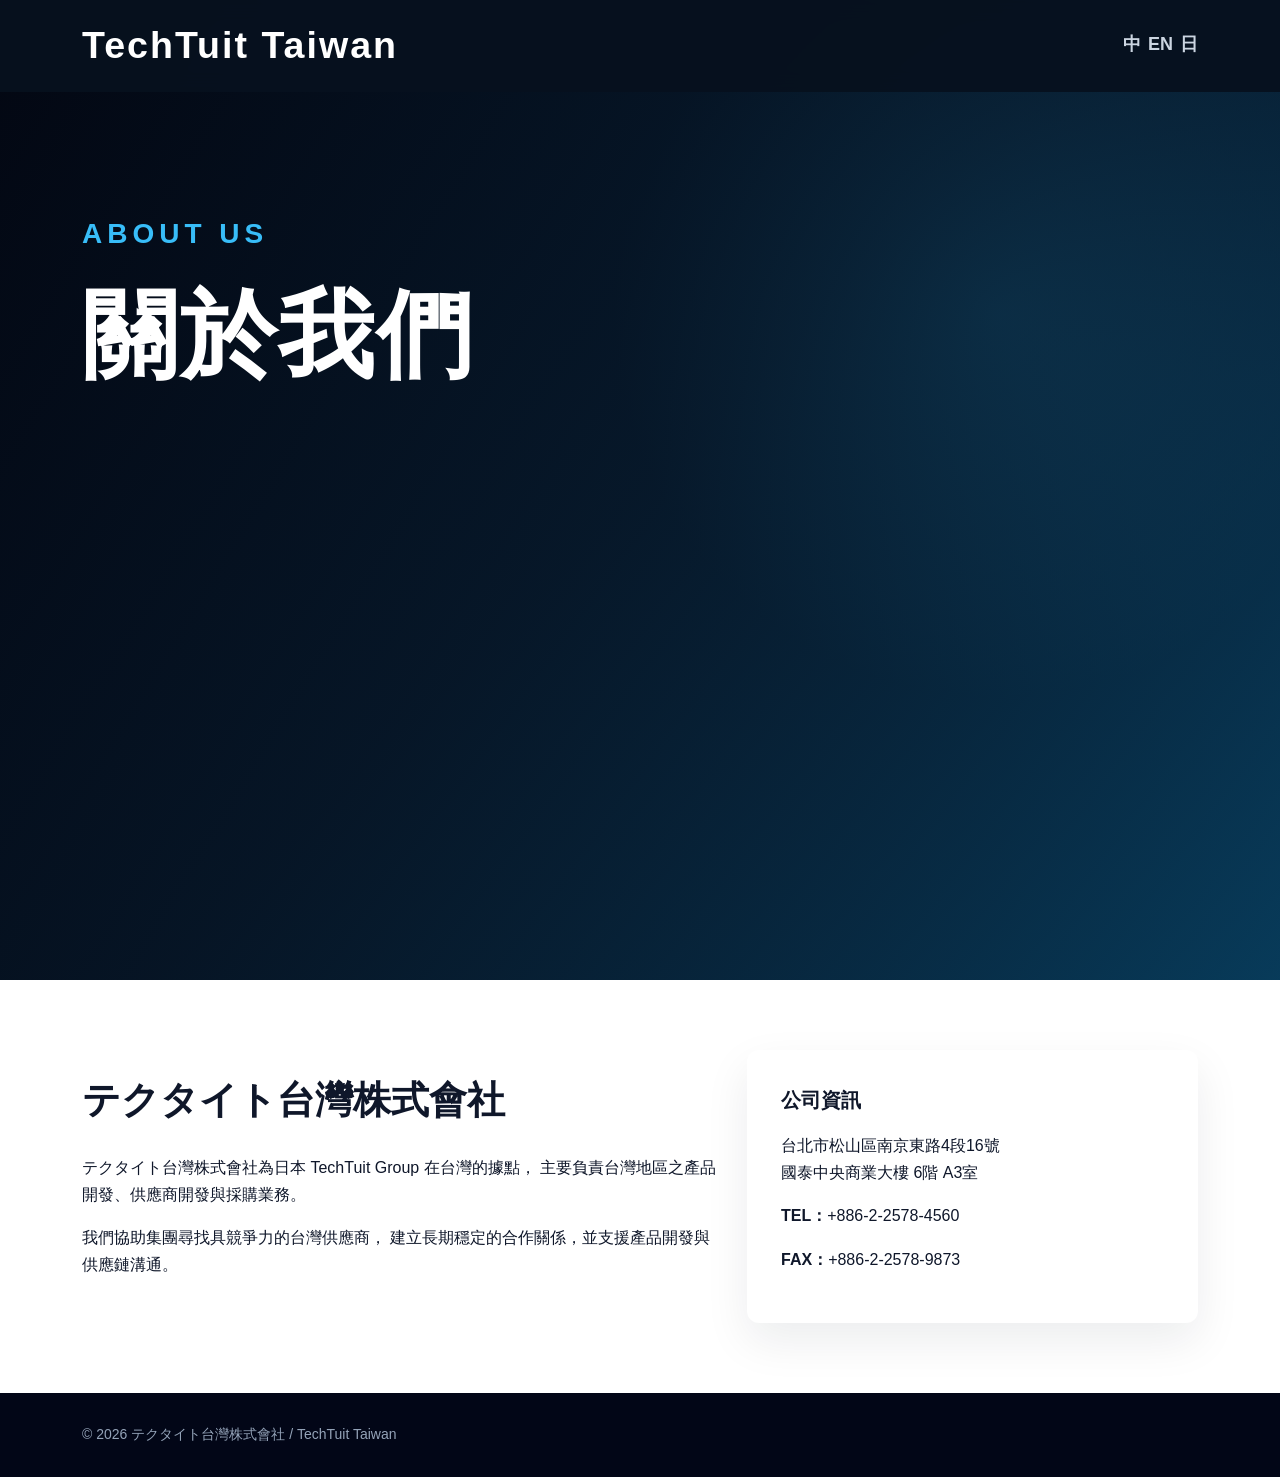
<file: WEBSITE3/zh/about.html>
<!doctype html>
<html lang="zh-Hant">
<head>
  <meta charset="utf-8">
  <meta name="viewport" content="width=device-width, initial-scale=1">
  <title>關於我們｜TechTuit Taiwan</title>

  <link href="https://cdn.jsdelivr.net/npm/bootstrap@5.3.3/dist/css/bootstrap.min.css" rel="stylesheet">
  <link href="../style.css" rel="stylesheet">
</head>

<body>

<nav class="navbar navbar-expand-lg navbar-dark fixed-top">
  <div class="container">
    <a class="navbar-brand fw-bold" href="../index.html">TechTuit Taiwan</a>

    <div class="ms-auto lang-switch">
      <a href="../index.html">中</a>
      <a href="../en/about.html">EN</a>
      <a href="../jp/about.html">日</a>
    </div>
  </div>
</nav>

<section class="hero inner-hero">
  <div class="container">
    <p class="eyebrow">About Us</p>
    <h1>關於我們</h1>
  </div>
</section>

<section class="section">
  <div class="container">
    <div class="row align-items-center g-4">
      <div class="col-lg-7">
        <h2>テクタイト台灣株式會社</h2>
        <p>
          テクタイト台灣株式會社為日本 TechTuit Group 在台灣的據點，
          主要負責台灣地區之產品開發、供應商開發與採購業務。
        </p>
        <p>
          我們協助集團尋找具競爭力的台灣供應商，
          建立長期穩定的合作關係，並支援產品開發與供應鏈溝通。
        </p>
      </div>

      <div class="col-lg-5">
        <div class="info-card">
          <h5>公司資訊</h5>
          <p>台北市松山區南京東路4段16號<br>國泰中央商業大樓 6階 A3室</p>
          <p><strong>TEL：</strong>+886-2-2578-4560</p>
          <p><strong>FAX：</strong>+886-2-2578-9873</p>
        </div>
      </div>
    </div>
  </div>
</section>

<footer>
  <div class="container">© 2026 テクタイト台灣株式會社 / TechTuit Taiwan</div>
</footer>

</body>
</html>
</file>
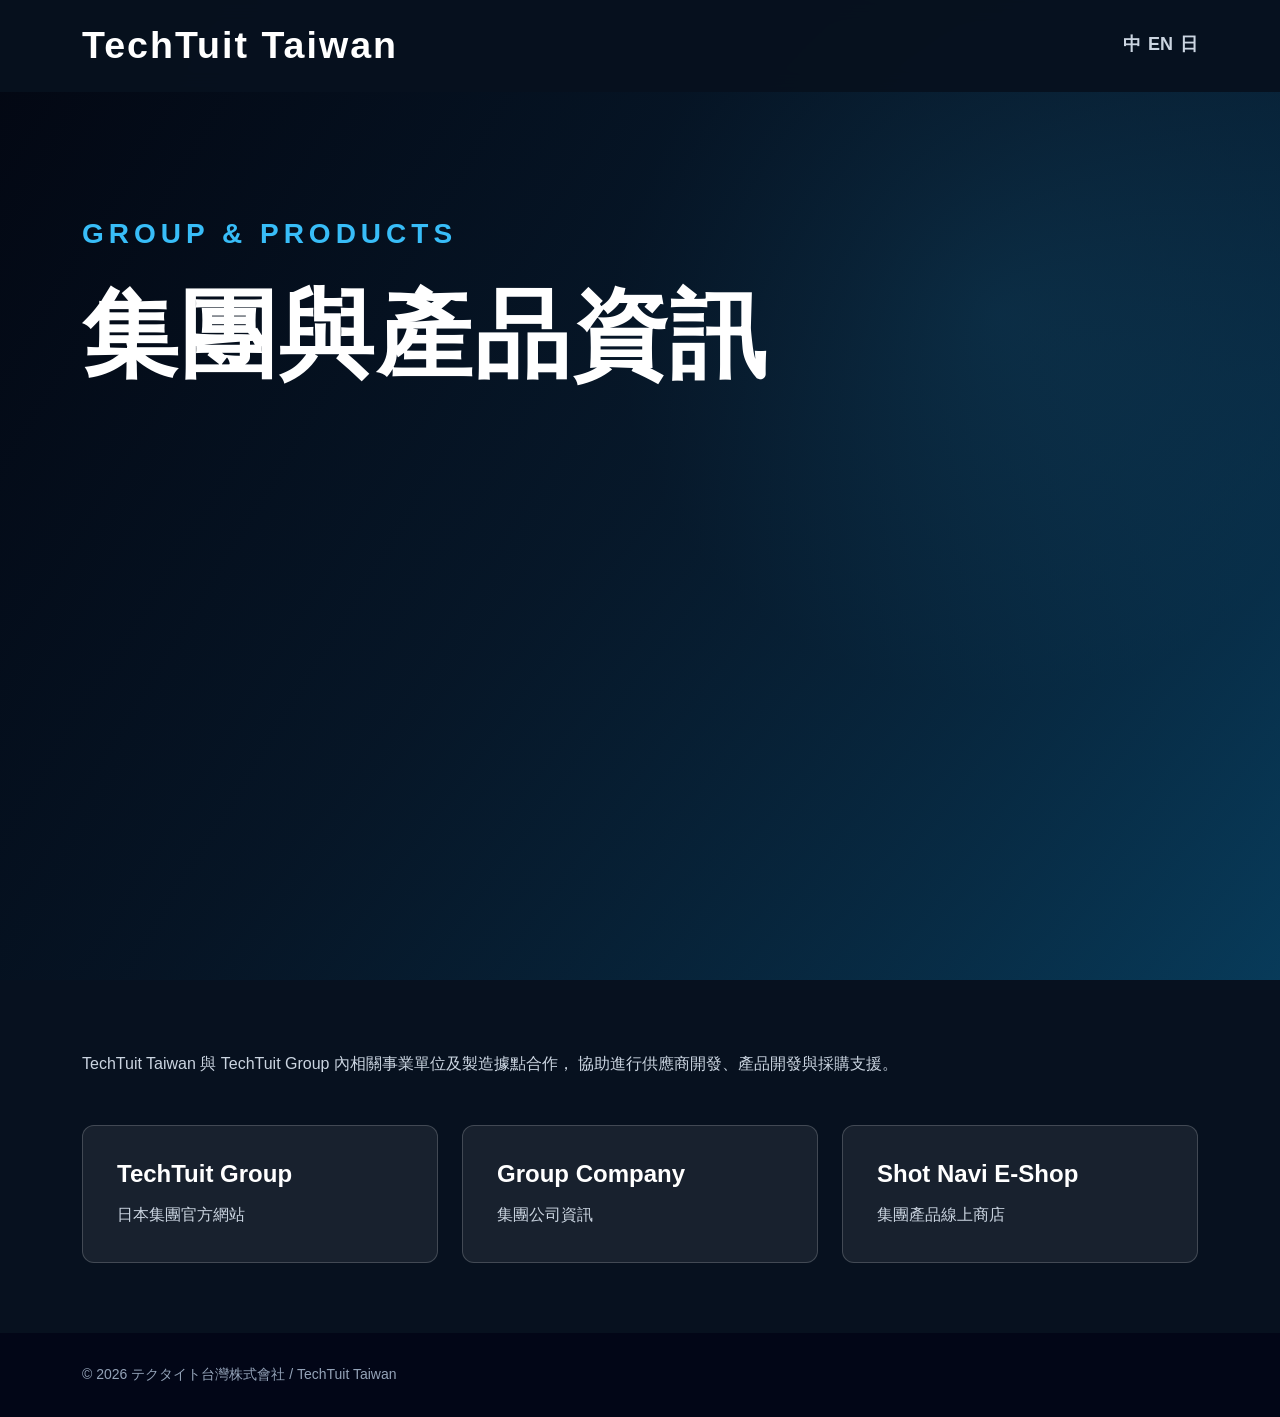
<file: WEBSITE3/zh/group.html>
<!doctype html>
<html lang="zh-Hant">
<head>
  <meta charset="utf-8">
  <meta name="viewport" content="width=device-width, initial-scale=1">
  <title>集團與產品｜TechTuit Taiwan</title>

  <link href="https://cdn.jsdelivr.net/npm/bootstrap@5.3.3/dist/css/bootstrap.min.css" rel="stylesheet">
  <link href="../style.css" rel="stylesheet">
</head>

<body>

<nav class="navbar navbar-expand-lg navbar-dark fixed-top">
  <div class="container">
    <a class="navbar-brand fw-bold" href="../index.html">TechTuit Taiwan</a>

    <div class="ms-auto lang-switch">
      <a href="../zh/group.html">中</a>
      <a href="../en/group.html">EN</a>
      <a href="../jp/group.html">日</a>
    </div>
  </div>
</nav>

<section class="hero inner-hero">
  <div class="container">
    <p class="eyebrow">Group & Products</p>
    <h1>集團與產品資訊</h1>
  </div>
</section>

<section class="section section-dark">
  <div class="container">
    <p>
      TechTuit Taiwan 與 TechTuit Group 內相關事業單位及製造據點合作，
      協助進行供應商開發、產品開發與採購支援。
    </p>

    <div class="row g-4 mt-4">
      <div class="col-md-4">
        <a class="link-card" href="https://www.techtuit.co.jp/" target="_blank">
          <h4>TechTuit Group</h4>
          <p>日本集團官方網站</p>
        </a>
      </div>

      <div class="col-md-4">
        <a class="link-card" href="https://www.techtuit.co.jp/abouttechtuit/group/" target="_blank">
          <h4>Group Company</h4>
          <p>集團公司資訊</p>
        </a>
      </div>

      <div class="col-md-4">
        <a class="link-card" href="https://online-shop.shotnavi.jp/" target="_blank">
          <h4>Shot Navi E-Shop</h4>
          <p>集團產品線上商店</p>
        </a>
      </div>
    </div>
  </div>
</section>

<footer>
  <div class="container">© 2026 テクタイト台灣株式會社 / TechTuit Taiwan</div>
</footer>

</body>
</html>
</file>
<file: style.css>
:root {
  --navy: #07111f;
  --navy-dark: #020617;
  --blue: #0284c7;
  --sky: #38bdf8;
  --light: #f5f7fb;
  --text: #0f172a;
  --gray: #64748b;
}

* {
  box-sizing: border-box;
}

body {
  margin: 0;
  font-family: "Noto Sans TC", "Segoe UI", Arial, sans-serif;
  color: var(--text);
  background: #fff;
  line-height: 1.7;
}

/* NAVBAR */
.navbar {
  min-height: 92px;
  background: rgba(7, 17, 31, 0.96) !important;
  backdrop-filter: blur(10px);
}

.navbar-brand {
  font-size: 2rem;
  font-weight: 900 !important;
  letter-spacing: 1px;
  white-space: nowrap;
  color: #fff !important;
}

.navbar-brand span {
  color: #2ea8ff;
}

.nav-link {
  color: #cbd5e1 !important;
  font-size: 18px;
  font-weight: 700;
  margin-left: 18px;
}

.nav-link:hover {
  color: var(--sky) !important;
}

/* LANGUAGE SWITCH */
.lang-switch {
  display: inline-flex;
  align-items: center;
  gap: 7px;
  color: rgba(255, 255, 255, .45);
}

.lang-switch a {
  color: #cbd5e1;
  text-decoration: none;
  font-size: 18px;
  font-weight: 800;
  padding-bottom: 3px;
}

.lang-switch a:hover {
  color: var(--sky);
}

.lang-switch a.active {
  color: #fff;
  border-bottom: 3px solid var(--sky);
}

/* HERO */
.hero {
  position: relative;
  overflow: hidden;
  min-height: 980px;
  padding: 210px 0 120px;
  color: #fff;
  background:
    linear-gradient(120deg, rgba(3, 7, 18, .96), rgba(8, 47, 73, .72)),
    radial-gradient(circle at 78% 32%, rgba(56, 189, 248, .48), transparent 32%),
    linear-gradient(135deg, #020617, #0f172a 50%, #075985);
}

.hero-wrapper {
  position: relative;
}

.hero-content {
  position: relative;
  z-index: 2;
  max-width: 660px;
}

.hero-image {
  position: absolute;
  right: 0;
  top: 180px;
  transform: translateY(-50%);
  width:  min(46vw, 720px);
  max-width: 720px;
  opacity: .5;
  z-index: 1;
  pointer-events: none;
}

.hero-image img {
  width: 100%;
  height: auto;
  display: block;
  object-fit: contain;
}

.eyebrow,
.section-label {
  color: var(--sky);
  font-size: 28px;
  font-weight: 900;
  letter-spacing: 5px;
  text-transform: uppercase;
  margin-bottom: 28px;
}

.hero h1 {
  max-width: 900px;
  font-size: clamp(76px, 7.5vw, 132px);
  font-weight: 900;
  line-height: 1.03;
  letter-spacing: 2px;
  margin-bottom: 34px;
}

.hero .lead {
  max-width: 680px;
  color: #dbeafe;
  font-size: 25px;
  line-height: 2;
  font-weight: 500;
}

.hero .btn-primary {
  margin-top: 28px !important;
  font-size: 21px;
  padding: 16px 44px;
  letter-spacing: 1px;
}

/* SECTIONS */
.section {
  padding: 70px 0;
}

.section-light {
  background: var(--light);
}

.section-dark {
  background: var(--navy);
  color: #fff;
}

.section-dark p {
  color: #cbd5e1;
}

.section h2 {
  font-size: 38px;
  font-weight: 800;
  margin-bottom: 30px;
}

/* CARDS */
.info-card,
.contact-box {
  background: #fff;
  border-radius: 12px;
  padding: 34px;
  box-shadow: 0 18px 45px rgba(15, 23, 42, .08);
}

.info-card h5 {
  line-height: 1.6;
  margin-bottom: 16px;
  font-size: 20px;
  font-weight: 700;
}

.address-info {
  margin-bottom: 10px;
  line-height: 1.7;
}

.contact-info {
  margin-bottom: 0;
  line-height: 1.6;
}

.card-box {
  height: 100%;
  padding: 34px;
  background: #fff;
  border-radius: 12px;
  border-top: 5px solid var(--blue);
  box-shadow: 0 18px 45px rgba(15, 23, 42, .08);
  transition: .25s;
}

.card-box:hover {
  transform: translateY(-6px);
  box-shadow: 0 24px 60px rgba(15, 23, 42, .14);
}

.card-box span {
  display: block;
  color: var(--blue);
  font-weight: 800;
  margin-bottom: 16px;
}

.card-box h4 {
  font-weight: 800;
  margin-bottom: 14px;
}

/* LINK CARDS */
.link-card {
  display: block;
  height: 100%;
  padding: 34px;
  border: 1px solid rgba(255, 255, 255, .18);
  border-radius: 12px;
  color: #fff;
  text-decoration: none;
  background: rgba(255, 255, 255, .07);
  transition: .25s;
}

.link-card:hover {
  color: #fff;
  background: rgba(56, 189, 248, .16);
  transform: translateY(-6px);
}

.link-card h4 {
  font-weight: 800;
  margin-bottom: 12px;
}

.link-card p {
  margin-bottom: 0;
}

/* CONTACT */
.contact-box {
  max-width: 900px;
}

.form-control {
  border-radius: 8px;
  padding: 13px 15px;
  border: 1px solid #dbe3ef;
}

.form-control:focus {
  border-color: var(--blue);
  box-shadow: 0 0 0 .2rem rgba(2, 132, 199, .15);
}

/* BUTTON */
.btn-primary {
  background: var(--blue);
  border-color: var(--blue);
  border-radius: 999px;
  padding-left: 28px;
  padding-right: 28px;
  font-weight: 800;
}

.btn-primary:hover {
  background: #0369a1;
  border-color: #0369a1;
}

/* FOOTER */
footer {
  padding: 30px 0;
  background: var(--navy-dark);
  color: #94a3b8;
  font-size: 14px;
}

/* TOP BUTTON */
#topBtn {
  display: none;
  position: fixed;
  right: 22px;
  bottom: 22px;
  width: 46px;
  height: 46px;
  border: none;
  border-radius: 50%;
  background: var(--blue);
  color: white;
  font-size: 20px;
  z-index: 999;
}

#topBtn:hover {
  background: #0369a1;
}

/* TABLET */
@media (max-width: 991px) {
  .navbar {
    min-height: 78px;
  }

  .navbar-brand {
    font-size: 1.8rem;
  }

  .navbar-collapse {
    padding: 18px 0 12px;
  }

  .nav-link {
    font-size: 16px;
    padding: 10px 0 !important;
    margin-left: 0;
  }

  .lang-switch {
    padding-top: 10px;
  }

  .hero {
    min-height: auto;
    padding: 150px 0 90px;
  }

  .hero h1 {
    font-size: 68px;
  }

  .hero .lead {
    font-size: 20px;
  }

  .hero-image {
     position: relative;
  right: auto;
  top: auto;
  transform: none;
  width: 115%;
  margin-left: -8%;
  margin-top: 36px;
  opacity: .38;
  }
}
/* MOBILE */
@media (max-width: 768px) {

  .navbar {
    min-height: 72px;
  }

  .navbar-toggler {
    border: 1px solid rgba(255,255,255,.3);
    padding: 8px 10px;
  }

  .navbar-toggler:focus {
    box-shadow: none;
  }

  .navbar-collapse {
    position: fixed;
    top: 72px;
    left: 0;
    width: 80%;
    max-width: 360px;
    height: calc(100vh - 72px);
    background: #07111f;
    padding: 30px;
    z-index: 9999;
    transform: translateX(-100%);
    transition: transform .3s ease;
    overflow-y: auto;
  }

  .navbar-collapse.show {
    transform: translateX(0);
  }

  .navbar-nav {
    align-items: flex-start !important;
  }

  .nav-link {
    display: block;
    font-size: 24px;
    font-weight: 800;
    margin: 12px 0;
    color: #fff !important;
  }

  .lang-switch {
    margin-top: 25px;
    padding-top: 20px;
    border-top: 1px solid rgba(255,255,255,.15);
  }

  .lang-switch a {
    font-size: 20px;
  }

  .navbar-brand {
    font-size: 1.45rem;
  }

  .hero {
    padding: 130px 0 70px;
  }

  .hero-content {
    max-width: 100%;
  }

  .hero h1 {
    font-size: 52px;
    line-height: 1.12;
    margin-bottom: 22px;
  }

  .hero .lead {
    font-size: 17px;
    line-height: 1.9;
    max-width: 100%;
  }

  .eyebrow,
  .section-label {
    font-size: 15px;
    letter-spacing: 3px;
  }

  .hero-image {
    position: relative;
    right: auto;
    top: auto;
    transform: none;
    width: 115%;
    margin-left: -8%;
    margin-top: 36px;
    opacity: .38;
  }

  .section {
    padding: 64px 0;
  }

  .section h2 {
    font-size: 30px;
    margin-bottom: 22px;
  }

  .card-box,
  .info-card,
  .contact-box,
  .link-card {
    padding: 24px;
    border-radius: 14px;
  }

  .card-box h4,
  .link-card h4 {
    font-size: 20px;
  }
}
</file>
<file: style2_english.css>
:root {
  --navy: #07111f;
  --navy-dark: #020617;
  --blue: #0284c7;
  --sky: #38bdf8;
  --light: #f5f7fb;
  --text: #0f172a;
  --gray: #64748b;
}

* {
  box-sizing: border-box;
}

body {
  margin: 0;
  font-family: "Segoe UI", Arial, sans-serif;
  color: var(--text);
  background: #fff;
  line-height: 1.7;
}

/* NAVBAR */
.navbar {
  min-height: 92px;
  background: rgba(7, 17, 31, 0.96) !important;
  backdrop-filter: blur(10px);
}

.navbar-brand {
  font-size: 2rem;
  font-weight: 900 !important;
  letter-spacing: 1px;
  white-space: nowrap;
  color: #fff !important;
}

.navbar-brand span {
  color: #2ea8ff;
}

.nav-link {
  color: #cbd5e1 !important;
  font-size: 17px;
  font-weight: 700;
  margin-left: 18px;
}

.nav-link:hover {
  color: var(--sky) !important;
}

/* LANGUAGE SWITCH */
.lang-switch {
  display: inline-flex;
  align-items: center;
  gap: 7px;
  color: rgba(255, 255, 255, .45);
}

.lang-switch a {
  color: #cbd5e1;
  text-decoration: none;
  font-size: 17px;
  font-weight: 800;
  padding-bottom: 3px;
}

.lang-switch a:hover {
  color: var(--sky);
}

.lang-switch a.active {
  color: #fff;
  border-bottom: 3px solid var(--sky);
}

/* HERO */
.hero {
  position: relative;
  overflow: hidden;
  min-height: 900px;
  padding: 190px 0 110px;
  color: #fff;
  background:
    linear-gradient(120deg, rgba(3, 7, 18, .96), rgba(8, 47, 73, .72)),
    radial-gradient(circle at 78% 32%, rgba(56, 189, 248, .48), transparent 32%),
    linear-gradient(135deg, #020617, #0f172a 50%, #075985);
}

.hero-wrapper {
  position: relative;
}

.hero-content {
  position: relative;
  z-index: 2;
  max-width: 640px;
}

.hero-image {
  position: absolute;
  right: 0px;
  top: 25px;
  transform: none;
  width:min(52vw, 680px);
  max-width: 860px;
  opacity:.42;
  z-index: 1;
  pointer-events: none;
}

.hero-image img {
  width: 100%;
  height: auto;
  display: block;
  object-fit: contain;
}

/* ENGLISH TYPOGRAPHY */
.eyebrow,
.section-label {
  color: var(--sky);
  font-size: 21px;
  font-weight: 900;
  letter-spacing: 4px;
  text-transform: uppercase;
  margin-bottom: 24px;
}

.hero h1 {
  max-width: 860px;
  font-size: clamp(52px, 4.8vw, 84px);
  font-weight: 900;
  line-height: 1.08;
  letter-spacing: 1px;
  margin-bottom: 30px;
}

.hero .lead {
  max-width: 640px;
  color: #dbeafe;
  font-size: 20px;
  line-height: 1.85;
  font-weight: 500;
}

.hero .btn-primary {
  margin-top: 28px !important;
  font-size: 18px;
  padding: 15px 38px;
  letter-spacing: 1px;
}

/* SECTIONS */
.section {
  padding: 70px 0;
}

.section-light {
  background: var(--light);
}

.section-dark {
  background: var(--navy);
  color: #fff;
}

.section-dark p {
  color: #cbd5e1;
}

.section h2 {
  font-size: 36px;
  font-weight: 800;
  margin-bottom: 30px;
}

/* CARDS */
.info-card,
.contact-box {
  background: #fff;
  border-radius: 12px;
  padding: 34px;
  box-shadow: 0 18px 45px rgba(15, 23, 42, .08);
}

.info-card h5 {
  line-height: 1.6;
  margin-bottom: 16px;
  font-size: 20px;
  font-weight: 700;
}

.address-info {
  margin-bottom: 10px;
  line-height: 1.7;
}

.contact-info {
  margin-bottom: 0;
  line-height: 1.6;
}

.card-box {
  height: 100%;
  padding: 34px;
  background: #fff;
  border-radius: 12px;
  border-top: 5px solid var(--blue);
  box-shadow: 0 18px 45px rgba(15, 23, 42, .08);
  transition: .25s;
}

.card-box:hover {
  transform: translateY(-6px);
  box-shadow: 0 24px 60px rgba(15, 23, 42, .14);
}

.card-box span {
  display: block;
  color: var(--blue);
  font-weight: 800;
  margin-bottom: 16px;
}

.card-box h4 {
  font-size: 22px;
  font-weight: 800;
  margin-bottom: 14px;
}

/* LINK CARDS */
.link-card {
  display: block;
  height: 100%;
  padding: 34px;
  border: 1px solid rgba(255, 255, 255, .18);
  border-radius: 12px;
  color: #fff;
  text-decoration: none;
  background: rgba(255, 255, 255, .07);
  transition: .25s;
}

.link-card:hover {
  color: #fff;
  background: rgba(56, 189, 248, .16);
  transform: translateY(-6px);
}

.link-card h4 {
  font-size: 22px;
  font-weight: 800;
  margin-bottom: 12px;
}

.link-card p {
  margin-bottom: 0;
}

/* CONTACT */
.contact-box {
  max-width: 900px;
}

.form-control {
  border-radius: 8px;
  padding: 13px 15px;
  border: 1px solid #dbe3ef;
}

.form-control:focus {
  border-color: var(--blue);
  box-shadow: 0 0 0 .2rem rgba(2, 132, 199, .15);
}

/* BUTTON */
.btn-primary {
  background: var(--blue);
  border-color: var(--blue);
  border-radius: 999px;
  padding-left: 28px;
  padding-right: 28px;
  font-weight: 800;
}

.btn-primary:hover {
  background: #0369a1;
  border-color: #0369a1;
}

/* FOOTER */
footer {
  padding: 30px 0;
  background: var(--navy-dark);
  color: #94a3b8;
  font-size: 14px;
}

/* TOP BUTTON */
#topBtn {
  display: none;
  position: fixed;
  right: 22px;
  bottom: 22px;
  width: 46px;
  height: 46px;
  border: none;
  border-radius: 50%;
  background: var(--blue);
  color: white;
  font-size: 20px;
  z-index: 999;
}

#topBtn:hover {
  background: #0369a1;
}

/* TABLET */
@media (max-width: 991px) {
  .navbar {
    min-height: 78px;
  }

  .navbar-brand {
    font-size: 1.75rem;
  }

  .navbar-collapse {
    padding: 18px 0 12px;
  }

  .nav-link {
    font-size: 16px;
    padding: 10px 0 !important;
    margin-left: 0;
  }

  .lang-switch {
    padding-top: 10px;
  }

  .hero {
    min-height: auto;
    padding: 145px 0 90px;
  }

  .hero h1 {
    font-size: 56px;
  }

  .hero .lead {
    font-size: 18px;
  }

  .hero-image {
     position: relative;
  right: auto;
  top: auto;
  transform: none;
  width: 115%;
  margin-left: -8%;
  margin-top: 36px;
  opacity: .38;
  }
}

/* MOBILE */
@media (max-width: 768px) {
  .navbar-brand {
    font-size: 1.45rem;
  }

  .hero {
    padding: 125px 0 70px;
  }

  .hero-content {
    max-width: 100%;
  }

  .hero h1 {
    font-size: 40px;
    line-height: 1.15;
    margin-bottom: 22px;
  }

  .hero .lead {
    font-size: 16px;
    line-height: 1.85;
    max-width: 100%;
  }

  .eyebrow,
  .section-label {
    font-size: 14px;
    letter-spacing: 3px;
  }

  .hero-image {
    position: relative;
    right: auto;
    top: auto;
    transform: none;
    width: 115%;
    margin-left: -8%;
    margin-top: 36px;
    opacity: .38;
  }

  .section {
    padding: 64px 0;
  }

  .section h2 {
    font-size: 30px;
    margin-bottom: 22px;
  }

  .card-box,
  .info-card,
  .contact-box,
  .link-card {
    padding: 24px;
    border-radius: 14px;
  }

  .card-box h4,
  .link-card h4 {
    font-size: 20px;
  }
}

/* SMALL MOBILE */
@media (max-width: 480px) {
  .navbar-brand {
    font-size: 1.15rem;
    letter-spacing: 1px;
  }

  .hero {
    padding: 115px 0 58px;
  }

  .hero h1 {
    font-size: 34px;
  }

  .hero .lead {
    font-size: 15px;
  }

  .hero .btn-primary {
    width: 100%;
    padding: 14px 20px;
    font-size: 16px;
  }
}
</file>
<file: WEBSITE3/style.css>
:root {
  --navy: #07111f;
  --navy-dark: #020617;
  --blue: #0284c7;
  --sky: #38bdf8;
  --light: #f5f7fb;
  --text: #0f172a;
  --gray: #64748b;
}

* {
  box-sizing: border-box;
}

body {
  margin: 0;
  font-family: "Noto Sans TC", "Segoe UI", Arial, sans-serif;
  color: var(--text);
  background: #fff;
  line-height: 1.7;
}

/* NAVBAR */
.navbar {
  min-height: 92px;
  background: rgba(7, 17, 31, 0.96) !important;
  backdrop-filter: blur(10px);
}

.navbar-brand {
  font-size: 2.35rem;
  font-weight: 900 !important;
  letter-spacing: 2px;
  color: #fff !important;
}

.navbar-brand span {
  color: #2ea8ff;
}

.nav-link {
  color: #cbd5e1 !important;
  font-size: 18px;
  font-weight: 700;
  margin-left: 18px;
}

.nav-link:hover {
  color: var(--sky) !important;
}

/* LANGUAGE SWITCH */
.lang-switch {
  display: inline-flex;
  align-items: center;
  gap: 7px;
  color: rgba(255, 255, 255, .45);
}

.lang-switch a {
  color: #cbd5e1;
  text-decoration: none;
  font-size: 18px;
  font-weight: 800;
  padding-bottom: 3px;
}

.lang-switch a:hover {
  color: var(--sky);
}

.lang-switch a.active {
  color: #fff;
  border-bottom: 3px solid var(--sky);
}

/* HERO */
.hero {
  position: relative;
  overflow: hidden;
  min-height: 980px;
  padding: 210px 0 120px;
  color: #fff;
  background:
    linear-gradient(120deg, rgba(3, 7, 18, .96), rgba(8, 47, 73, .72)),
    radial-gradient(circle at 78% 32%, rgba(56, 189, 248, .48), transparent 32%),
    linear-gradient(135deg, #020617, #0f172a 50%, #075985);
}

.hero-wrapper {
  position: relative;
}

.hero-content {
  position: relative;
  z-index: 2;
  max-width: 660px;
}

.hero-image {
  position: absolute;
  right: -170px;
  top: -35px;
  width: 72%;
  opacity: .5;
  z-index: 1;
  pointer-events: none;
}

.hero-image img {
  width: 100%;
  height: auto;
  display: block;
}

.eyebrow,
.section-label {
  color: var(--sky);
  font-size: 28px;
  font-weight: 900;
  letter-spacing: 5px;
  text-transform: uppercase;
  margin-bottom: 28px;
}

.hero h1 {
  max-width: 900px;
  font-size: clamp(76px, 7.5vw, 132px);
  font-weight: 900;
  line-height: 1.03;
  letter-spacing: 2px;
  margin-bottom: 34px;
}

.hero .lead {
  max-width: 680px;
  color: #dbeafe;
  font-size: 25px;
  line-height: 2;
  font-weight: 500;
}

.hero .btn-primary {
  margin-top: 28px !important;
  font-size: 21px;
  padding: 16px 44px;
  letter-spacing: 1px;
}

/* SECTIONS */
.section {
  padding: 70px 0;
}

.section-light {
  background: var(--light);
}

.section-dark {
  background: var(--navy);
  color: #fff;
}

.section-dark p {
  color: #cbd5e1;
}

.section h2 {
  font-size: 38px;
  font-weight: 800;
  margin-bottom: 30px;
}

/* CARDS */
.info-card,
.contact-box {
  background: #fff;
  border-radius: 12px;
  padding: 34px;
  box-shadow: 0 18px 45px rgba(15, 23, 42, .08);
}

.info-card h5 {
  line-height: 1.6;
  margin-bottom: 16px;
  font-size: 20px;
  font-weight: 700;
}

.address-info {
  margin-bottom: 10px;
  line-height: 1.7;
}

.contact-info {
  margin-bottom: 0;
  line-height: 1.6;
}

.card-box {
  height: 100%;
  padding: 34px;
  background: #fff;
  border-radius: 12px;
  border-top: 5px solid var(--blue);
  box-shadow: 0 18px 45px rgba(15, 23, 42, .08);
  transition: .25s;
}

.card-box:hover {
  transform: translateY(-6px);
  box-shadow: 0 24px 60px rgba(15, 23, 42, .14);
}

.card-box span {
  display: block;
  color: var(--blue);
  font-weight: 800;
  margin-bottom: 16px;
}

.card-box h4 {
  font-weight: 800;
  margin-bottom: 14px;
}

/* LINK CARDS */
.link-card {
  display: block;
  height: 100%;
  padding: 34px;
  border: 1px solid rgba(255, 255, 255, .18);
  border-radius: 12px;
  color: #fff;
  text-decoration: none;
  background: rgba(255, 255, 255, .07);
  transition: .25s;
}

.link-card:hover {
  color: #fff;
  background: rgba(56, 189, 248, .16);
  transform: translateY(-6px);
}

.link-card h4 {
  font-weight: 800;
  margin-bottom: 12px;
}

.link-card p {
  margin-bottom: 0;
}

/* CONTACT */
.contact-box {
  max-width: 900px;
}

.form-control {
  border-radius: 8px;
  padding: 13px 15px;
  border: 1px solid #dbe3ef;
}

.form-control:focus {
  border-color: var(--blue);
  box-shadow: 0 0 0 .2rem rgba(2, 132, 199, .15);
}

/* BUTTON */
.btn-primary {
  background: var(--blue);
  border-color: var(--blue);
  border-radius: 999px;
  padding-left: 28px;
  padding-right: 28px;
  font-weight: 800;
}

.btn-primary:hover {
  background: #0369a1;
  border-color: #0369a1;
}

/* FOOTER */
footer {
  padding: 30px 0;
  background: var(--navy-dark);
  color: #94a3b8;
  font-size: 14px;
}

/* TOP BUTTON */
#topBtn {
  display: none;
  position: fixed;
  right: 22px;
  bottom: 22px;
  width: 46px;
  height: 46px;
  border: none;
  border-radius: 50%;
  background: var(--blue);
  color: white;
  font-size: 20px;
  z-index: 999;
}

#topBtn:hover {
  background: #0369a1;
}

/* TABLET */
@media (max-width: 991px) {
  .navbar {
    min-height: 78px;
  }

  .navbar-brand {
    font-size: 1.8rem;
  }

  .navbar-collapse {
    padding: 18px 0 12px;
  }

  .nav-link {
    font-size: 16px;
    padding: 10px 0 !important;
    margin-left: 0;
  }

  .lang-switch {
    padding-top: 10px;
  }

  .hero {
    min-height: auto;
    padding: 150px 0 90px;
  }

  .hero h1 {
    font-size: 68px;
  }

  .hero .lead {
    font-size: 20px;
  }

  .hero-image {
    right: -160px;
    top: 80px;
    width: 68%;
    opacity: .35;
  }
}

/* MOBILE */
@media (max-width: 768px) {
  .navbar-brand {
    font-size: 1.45rem;
  }

  .hero {
    padding: 130px 0 70px;
  }

  .hero-content {
    max-width: 100%;
  }

  .hero h1 {
    font-size: 52px;
    line-height: 1.12;
    margin-bottom: 22px;
  }

  .hero .lead {
    font-size: 17px;
    line-height: 1.9;
    max-width: 100%;
  }

  .eyebrow,
  .section-label {
    font-size: 15px;
    letter-spacing: 3px;
  }

  .hero-image {
    position: relative;
    right: auto;
    top: auto;
    width: 115%;
    margin-left: -8%;
    margin-top: 36px;
    opacity: .38;
  }

  .section {
    padding: 64px 0;
  }

  .section h2 {
    font-size: 30px;
    margin-bottom: 22px;
  }

  .card-box,
  .info-card,
  .contact-box,
  .link-card {
    padding: 24px;
    border-radius: 14px;
  }

  .card-box h4,
  .link-card h4 {
    font-size: 20px;
  }
}

/* SMALL MOBILE */
@media (max-width: 480px) {
  .navbar-brand {
    font-size: 1.15rem;
    letter-spacing: 1px;
  }

  .hero {
    padding: 118px 0 58px;
  }

  .hero h1 {
    font-size: 43px;
  }

  .hero .lead {
    font-size: 15.5px;
  }

  .hero .btn-primary {
    width: 100%;
    padding: 14px 20px;
    font-size: 17px;
  }
}
</file>
<file: WEBSITE3/style2_english.css>
:root {
  --navy: #07111f;
  --navy-dark: #020617;
  --blue: #0284c7;
  --sky: #38bdf8;
  --light: #f5f7fb;
  --text: #0f172a;
  --gray: #64748b;
}

* {
  box-sizing: border-box;
}

body {
  margin: 0;
  font-family: "Segoe UI", Arial, sans-serif;
  color: var(--text);
  background: #fff;
  line-height: 1.7;
}

/* NAVBAR */
.navbar {
  min-height: 92px;
  background: rgba(7, 17, 31, 0.96) !important;
  backdrop-filter: blur(10px);
}

.navbar-brand {
  font-size: 2.25rem;
  font-weight: 900 !important;
  letter-spacing: 1.5px;
  color: #fff !important;
}

.navbar-brand span {
  color: #2ea8ff;
}

.nav-link {
  color: #cbd5e1 !important;
  font-size: 17px;
  font-weight: 700;
  margin-left: 18px;
}

.nav-link:hover {
  color: var(--sky) !important;
}

/* LANGUAGE SWITCH */
.lang-switch {
  display: inline-flex;
  align-items: center;
  gap: 7px;
  color: rgba(255, 255, 255, .45);
}

.lang-switch a {
  color: #cbd5e1;
  text-decoration: none;
  font-size: 17px;
  font-weight: 800;
  padding-bottom: 3px;
}

.lang-switch a:hover {
  color: var(--sky);
}

.lang-switch a.active {
  color: #fff;
  border-bottom: 3px solid var(--sky);
}

/* HERO */
.hero {
  position: relative;
  overflow: hidden;
  min-height: 900px;
  padding: 190px 0 110px;
  color: #fff;
  background:
    linear-gradient(120deg, rgba(3, 7, 18, .96), rgba(8, 47, 73, .72)),
    radial-gradient(circle at 78% 32%, rgba(56, 189, 248, .48), transparent 32%),
    linear-gradient(135deg, #020617, #0f172a 50%, #075985);
}

.hero-wrapper {
  position: relative;
}

.hero-content {
  position: relative;
  z-index: 2;
  max-width: 640px;
}

.hero-image {
  position: absolute;
  right: -170px;
  top: -35px;
  width: 72%;
  opacity: .5;
  z-index: 1;
  pointer-events: none;
}

.hero-image img {
  width: 100%;
  height: auto;
  display: block;
}

/* ENGLISH TYPOGRAPHY */
.eyebrow,
.section-label {
  color: var(--sky);
  font-size: 21px;
  font-weight: 900;
  letter-spacing: 4px;
  text-transform: uppercase;
  margin-bottom: 24px;
}

.hero h1 {
  max-width: 860px;
  font-size: clamp(52px, 4.8vw, 84px);
  font-weight: 900;
  line-height: 1.08;
  letter-spacing: 1px;
  margin-bottom: 30px;
}

.hero .lead {
  max-width: 640px;
  color: #dbeafe;
  font-size: 20px;
  line-height: 1.85;
  font-weight: 500;
}

.hero .btn-primary {
  margin-top: 28px !important;
  font-size: 18px;
  padding: 15px 38px;
  letter-spacing: 1px;
}

/* SECTIONS */
.section {
  padding: 70px 0;
}

.section-light {
  background: var(--light);
}

.section-dark {
  background: var(--navy);
  color: #fff;
}

.section-dark p {
  color: #cbd5e1;
}

.section h2 {
  font-size: 36px;
  font-weight: 800;
  margin-bottom: 30px;
}

/* CARDS */
.info-card,
.contact-box {
  background: #fff;
  border-radius: 12px;
  padding: 34px;
  box-shadow: 0 18px 45px rgba(15, 23, 42, .08);
}

.info-card h5 {
  line-height: 1.6;
  margin-bottom: 16px;
  font-size: 20px;
  font-weight: 700;
}

.address-info {
  margin-bottom: 10px;
  line-height: 1.7;
}

.contact-info {
  margin-bottom: 0;
  line-height: 1.6;
}

.card-box {
  height: 100%;
  padding: 34px;
  background: #fff;
  border-radius: 12px;
  border-top: 5px solid var(--blue);
  box-shadow: 0 18px 45px rgba(15, 23, 42, .08);
  transition: .25s;
}

.card-box:hover {
  transform: translateY(-6px);
  box-shadow: 0 24px 60px rgba(15, 23, 42, .14);
}

.card-box span {
  display: block;
  color: var(--blue);
  font-weight: 800;
  margin-bottom: 16px;
}

.card-box h4 {
  font-size: 22px;
  font-weight: 800;
  margin-bottom: 14px;
}

/* LINK CARDS */
.link-card {
  display: block;
  height: 100%;
  padding: 34px;
  border: 1px solid rgba(255, 255, 255, .18);
  border-radius: 12px;
  color: #fff;
  text-decoration: none;
  background: rgba(255, 255, 255, .07);
  transition: .25s;
}

.link-card:hover {
  color: #fff;
  background: rgba(56, 189, 248, .16);
  transform: translateY(-6px);
}

.link-card h4 {
  font-size: 22px;
  font-weight: 800;
  margin-bottom: 12px;
}

.link-card p {
  margin-bottom: 0;
}

/* CONTACT */
.contact-box {
  max-width: 900px;
}

.form-control {
  border-radius: 8px;
  padding: 13px 15px;
  border: 1px solid #dbe3ef;
}

.form-control:focus {
  border-color: var(--blue);
  box-shadow: 0 0 0 .2rem rgba(2, 132, 199, .15);
}

/* BUTTON */
.btn-primary {
  background: var(--blue);
  border-color: var(--blue);
  border-radius: 999px;
  padding-left: 28px;
  padding-right: 28px;
  font-weight: 800;
}

.btn-primary:hover {
  background: #0369a1;
  border-color: #0369a1;
}

/* FOOTER */
footer {
  padding: 30px 0;
  background: var(--navy-dark);
  color: #94a3b8;
  font-size: 14px;
}

/* TOP BUTTON */
#topBtn {
  display: none;
  position: fixed;
  right: 22px;
  bottom: 22px;
  width: 46px;
  height: 46px;
  border: none;
  border-radius: 50%;
  background: var(--blue);
  color: white;
  font-size: 20px;
  z-index: 999;
}

#topBtn:hover {
  background: #0369a1;
}

/* TABLET */
@media (max-width: 991px) {
  .navbar {
    min-height: 78px;
  }

  .navbar-brand {
    font-size: 1.75rem;
  }

  .navbar-collapse {
    padding: 18px 0 12px;
  }

  .nav-link {
    font-size: 16px;
    padding: 10px 0 !important;
    margin-left: 0;
  }

  .lang-switch {
    padding-top: 10px;
  }

  .hero {
    min-height: auto;
    padding: 145px 0 90px;
  }

  .hero h1 {
    font-size: 56px;
  }

  .hero .lead {
    font-size: 18px;
  }

  .hero-image {
    right: -160px;
    top: 80px;
    width: 68%;
    opacity: .35;
  }
}

/* MOBILE */
@media (max-width: 768px) {
  .navbar-brand {
    font-size: 1.45rem;
  }

  .hero {
    padding: 125px 0 70px;
  }

  .hero-content {
    max-width: 100%;
  }

  .hero h1 {
    font-size: 40px;
    line-height: 1.15;
    margin-bottom: 22px;
  }

  .hero .lead {
    font-size: 16px;
    line-height: 1.85;
    max-width: 100%;
  }

  .eyebrow,
  .section-label {
    font-size: 14px;
    letter-spacing: 3px;
  }

  .hero-image {
    position: relative;
    right: auto;
    top: auto;
    width: 115%;
    margin-left: -8%;
    margin-top: 36px;
    opacity: .38;
  }

  .section {
    padding: 64px 0;
  }

  .section h2 {
    font-size: 30px;
    margin-bottom: 22px;
  }

  .card-box,
  .info-card,
  .contact-box,
  .link-card {
    padding: 24px;
    border-radius: 14px;
  }

  .card-box h4,
  .link-card h4 {
    font-size: 20px;
  }
}

/* SMALL MOBILE */
@media (max-width: 480px) {
  .navbar-brand {
    font-size: 1.15rem;
    letter-spacing: 1px;
  }

  .hero {
    padding: 115px 0 58px;
  }

  .hero h1 {
    font-size: 34px;
  }

  .hero .lead {
    font-size: 15px;
  }

  .hero .btn-primary {
    width: 100%;
    padding: 14px 20px;
    font-size: 16px;
  }
}
</file>
